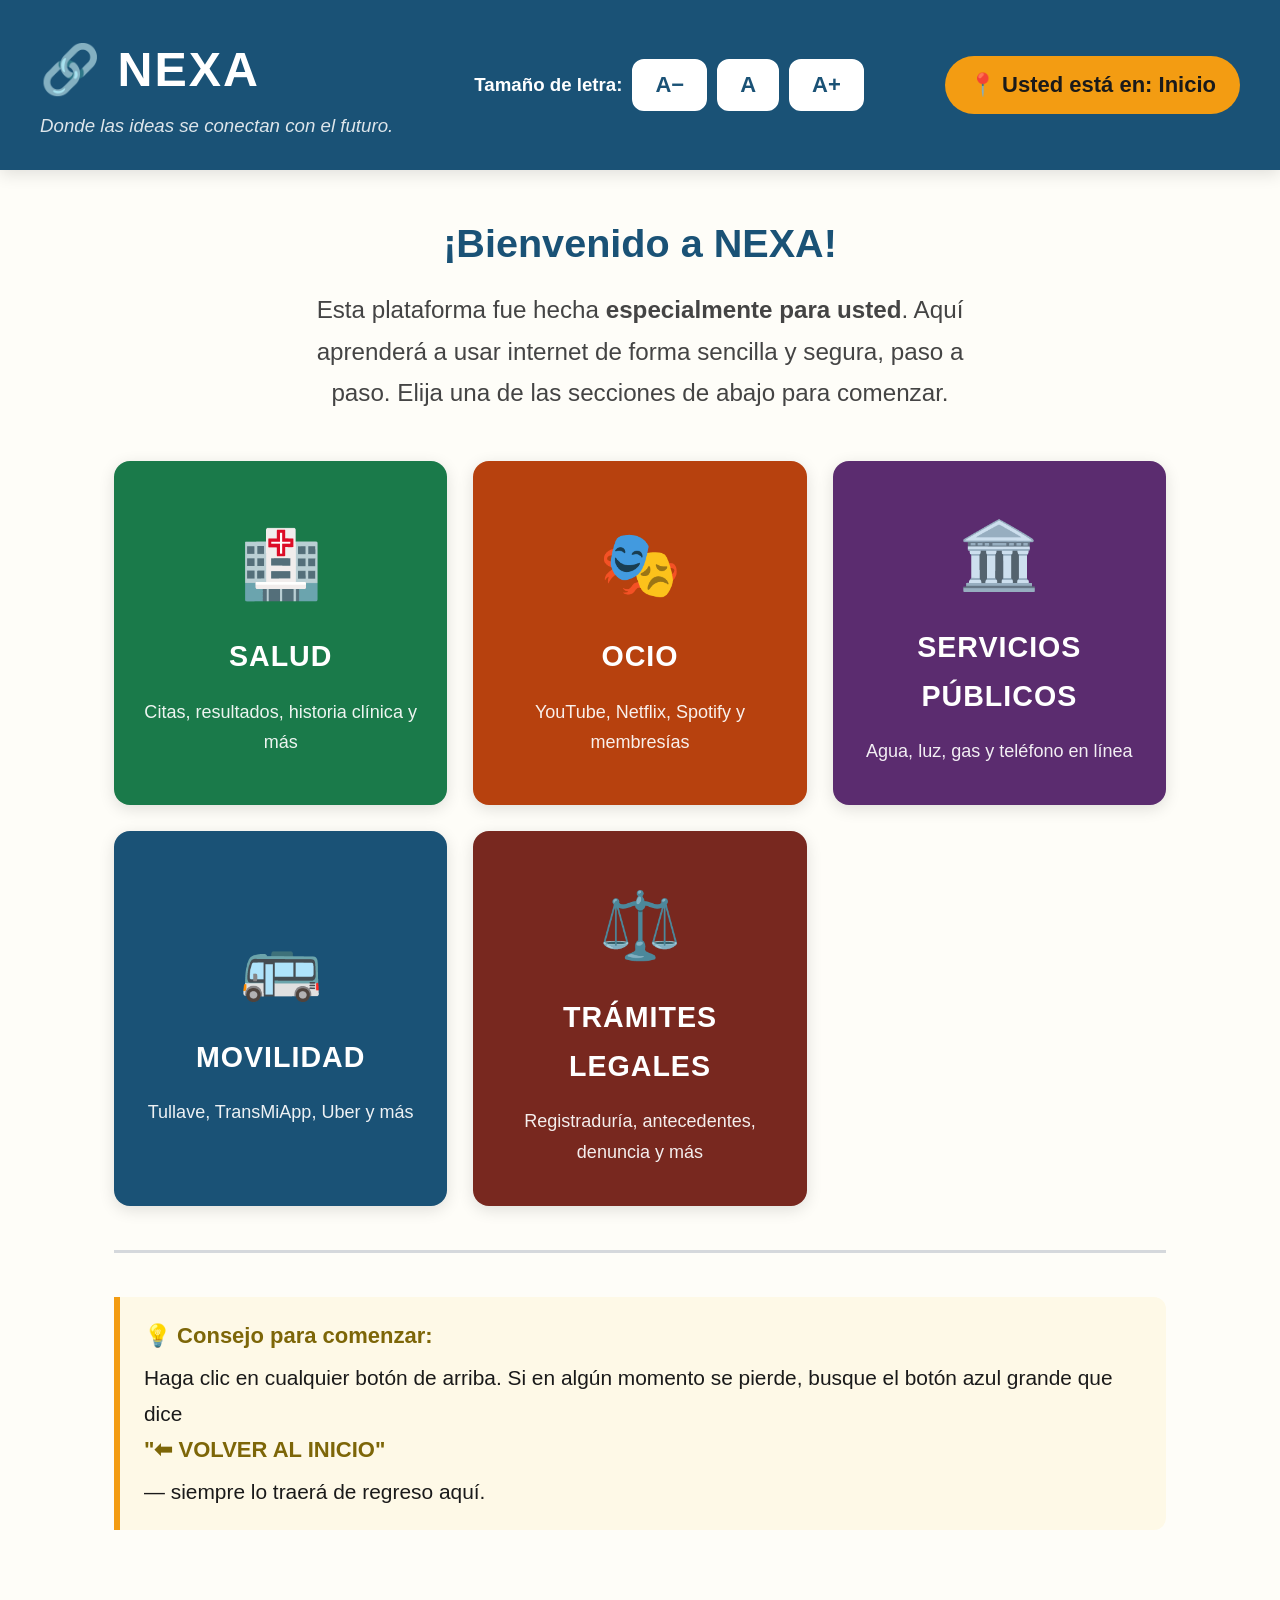
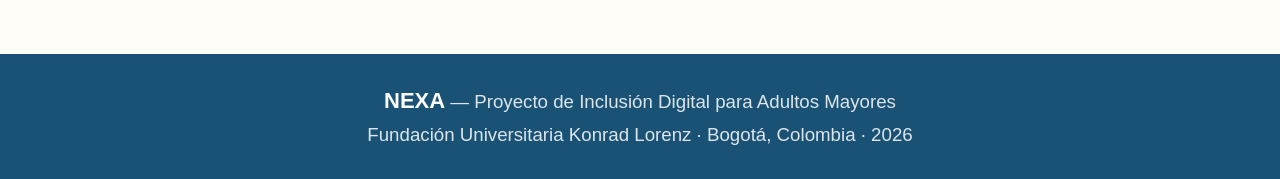
<file: index.html>
<!DOCTYPE html>
<html lang="es">
<head>
  <meta charset="UTF-8" />
  <meta name="viewport" content="width=device-width, initial-scale=1.0" />
  <title>NEXA — Plataforma Digital para Adultos Mayores</title>
  <link rel="stylesheet" href="styles.css" />
</head>
<body>

  <!-- ===== CABECERA PRINCIPAL ===== -->
  <header class="cabecera">
    <div class="cabecera-logo">
      <div>
        <h1>🔗 NEXA</h1>
        <p class="slogan">Donde las ideas se conectan con el futuro.</p>
      </div>
    </div>

    <!-- Botones para cambiar el tamaño de la letra -->
    <div class="controles-accesibilidad">
      <span style="color:white; font-size:0.85rem; font-weight:600;">Tamaño de letra:</span>
      <button class="btn-tamanio" onclick="cambiarTamanio(-1)" aria-label="Reducir tamaño de letra">A−</button>
      <button class="btn-tamanio" onclick="cambiarTamanio(0)"  aria-label="Restablecer tamaño de letra">A</button>
      <button class="btn-tamanio" onclick="cambiarTamanio(1)"  aria-label="Aumentar tamaño de letra">A+</button>
    </div>

    <!-- Indicador de posición — siempre visible -->
    <div class="indicador-posicion" aria-current="page">
      📍 Usted está en: Inicio
    </div>
  </header>

  <!-- ===== CONTENIDO PRINCIPAL ===== -->
  <main class="contenedor">

    <section class="bienvenida">
      <h2>¡Bienvenido a NEXA!</h2>
      <p>
        Esta plataforma fue hecha <strong>especialmente para usted</strong>.
        Aquí aprenderá a usar internet de forma sencilla y segura, paso a paso.
        Elija una de las secciones de abajo para comenzar.
      </p>
    </section>

    <!-- GRID DE 5 SECCIONES PRINCIPALES -->
    <nav aria-label="Secciones principales">
      <div class="grid-secciones">

        <!-- 1. SALUD -->
        <a href="salud.html" class="tarjeta-seccion tarjeta-salud" aria-label="Ir a Salud">
          <span class="icono" aria-hidden="true">🏥</span>
          <span class="titulo-seccion">SALUD</span>
          <span class="desc-seccion">Citas, resultados, historia clínica y más</span>
        </a>

        <!-- 2. OCIO -->
        <a href="ocio.html" class="tarjeta-seccion tarjeta-ocio" aria-label="Ir a Ocio">
          <span class="icono" aria-hidden="true">🎭</span>
          <span class="titulo-seccion">OCIO</span>
          <span class="desc-seccion">YouTube, Netflix, Spotify y membresías</span>
        </a>

        <!-- 3. SERVICIOS PÚBLICOS -->
        <a href="servicios.html" class="tarjeta-seccion tarjeta-servicios" aria-label="Ir a Servicios Públicos">
          <span class="icono" aria-hidden="true">🏛️</span>
          <span class="titulo-seccion">SERVICIOS PÚBLICOS</span>
          <span class="desc-seccion">Agua, luz, gas y teléfono en línea</span>
        </a>

        <!-- 4. MOVILIDAD -->
        <a href="movilidad.html" class="tarjeta-seccion tarjeta-movilidad" aria-label="Ir a Movilidad">
          <span class="icono" aria-hidden="true">🚌</span>
          <span class="titulo-seccion">MOVILIDAD</span>
          <span class="desc-seccion">Tullave, TransMiApp, Uber y más</span>
        </a>

        <!-- 5. TRÁMITES LEGALES -->
        <a href="tramites.html" class="tarjeta-seccion tarjeta-tramites" aria-label="Ir a Trámites Legales">
          <span class="icono" aria-hidden="true">⚖️</span>
          <span class="titulo-seccion">TRÁMITES LEGALES</span>
          <span class="desc-seccion">Registraduría, antecedentes, denuncia y más</span>
        </a>

      </div>
    </nav>

    <hr class="separador" />

    <div class="aviso-consejo">
      <strong>💡 Consejo para comenzar:</strong>
      Haga clic en cualquier botón de arriba. Si en algún momento se pierde,
      busque el botón azul grande que dice <strong>"⬅ VOLVER AL INICIO"</strong> —
      siempre lo traerá de regreso aquí.
    </div>

  </main>

  <!-- ===== PIE DE PÁGINA ===== -->
  <footer class="pie-pagina">
    <strong>NEXA</strong> — Proyecto de Inclusión Digital para Adultos Mayores<br />
    Fundación Universitaria Konrad Lorenz · Bogotá, Colombia · 2026
  </footer>

  <!-- ===== JAVASCRIPT — Tamaño de Letra ===== -->
  <script>
    let tamanioActual = 22;
    const TAMANIO_MIN = 18;
    const TAMANIO_MAX = 34;

    function cambiarTamanio(direccion) {
      if (direccion === 0) {
        tamanioActual = 22; // Restablecer al valor por defecto
      } else {
        tamanioActual += direccion * 2;
        if (tamanioActual < TAMANIO_MIN) tamanioActual = TAMANIO_MIN;
        if (tamanioActual > TAMANIO_MAX) tamanioActual = TAMANIO_MAX;
      }
      document.documentElement.style.fontSize = tamanioActual + 'px';
      localStorage.setItem('nexa-tamanio-fuente', tamanioActual);
    }

    // Recuperar preferencia guardada al cargar la página
    window.addEventListener('DOMContentLoaded', function () {
      const guardado = localStorage.getItem('nexa-tamanio-fuente');
      if (guardado) {
        tamanioActual = parseInt(guardado);
        document.documentElement.style.fontSize = tamanioActual + 'px';
      }
    });
  </script>

</body>
</html>
</file>
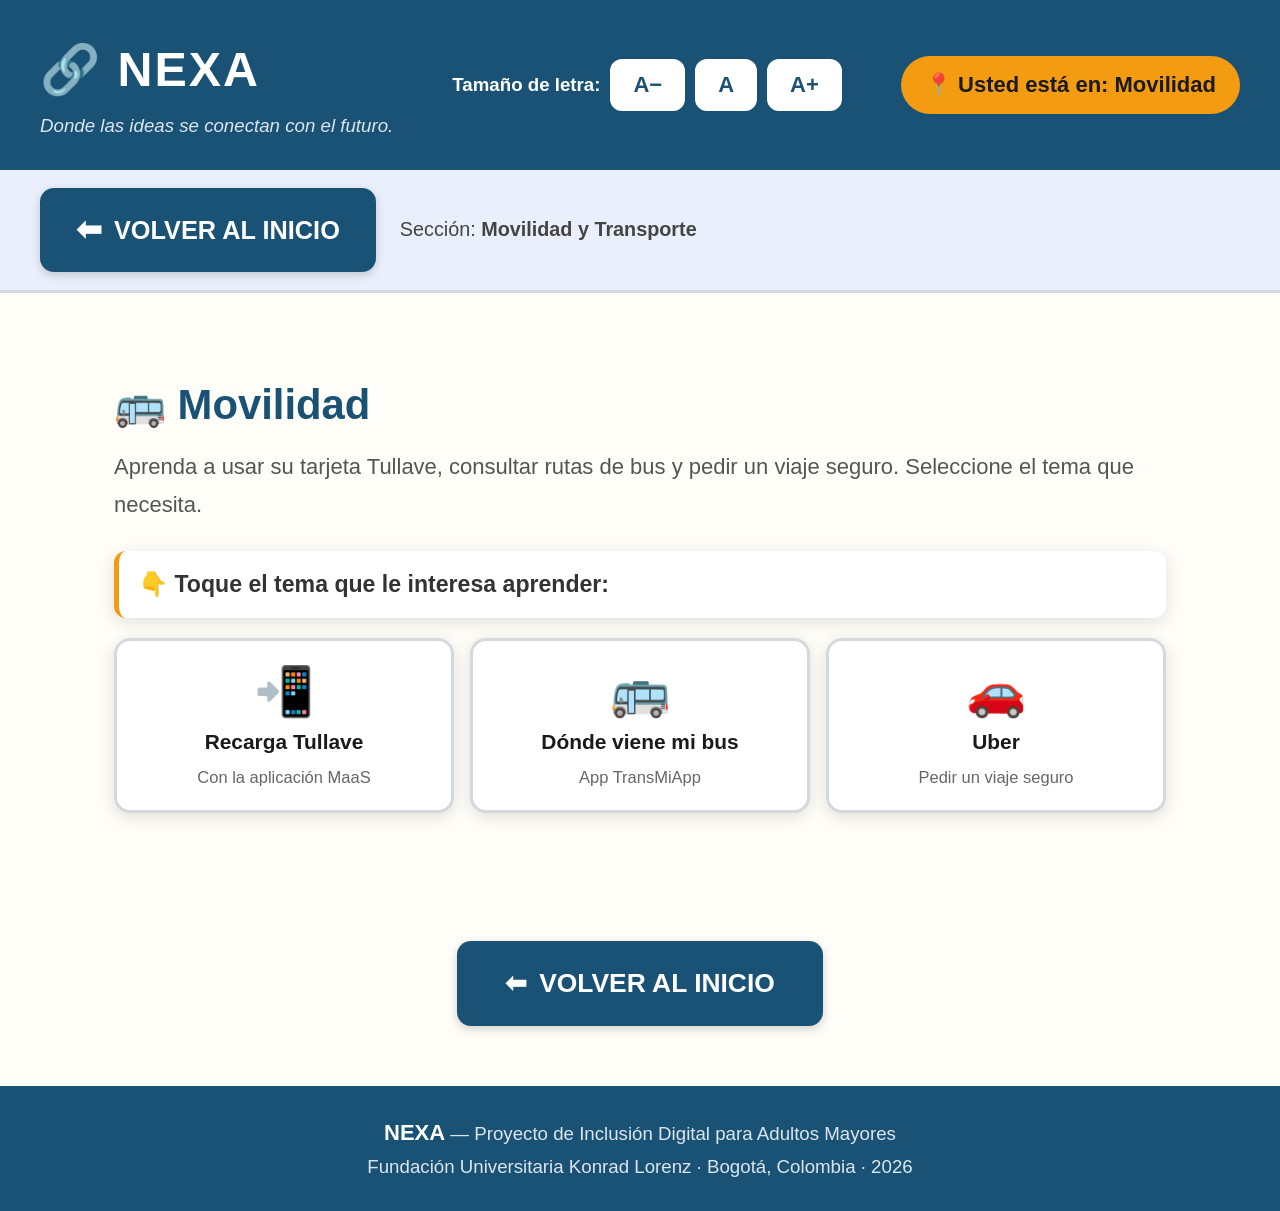
<file: movilidad.html>
<!DOCTYPE html>
<html lang="es">

<head>
  <meta charset="UTF-8" />
  <meta name="viewport" content="width=device-width, initial-scale=1.0" />
  <title>NEXA — Movilidad</title>
  <link rel="stylesheet" href="styles.css" />
</head>

<body>

  <header class="cabecera">
    <div class="cabecera-logo">
      <div>
        <h1>🔗 NEXA</h1>
        <p class="slogan">Donde las ideas se conectan con el futuro.</p>
      </div>
    </div>
    <div class="controles-accesibilidad">
      <span style="color:white;font-size:0.85rem;font-weight:600;">Tamaño de letra:</span>
      <button class="btn-tamanio" onclick="cambiarTamanio(-1)">A−</button>
      <button class="btn-tamanio" onclick="cambiarTamanio(0)">A</button>
      <button class="btn-tamanio" onclick="cambiarTamanio(1)">A+</button>
    </div>
    <div class="indicador-posicion">📍 Usted está en: Movilidad</div>
  </header>

  <nav class="barra-navegacion">
    <a href="index.html" class="btn-volver"><span class="flecha">⬅</span> VOLVER AL INICIO</a>
    <span style="font-size:0.9rem;color:#444;">Sección: <strong>Movilidad y Transporte</strong></span>
  </nav>

  <main class="contenedor seccion-movilidad">

    <h2 class="titulo-pagina">🚌 Movilidad</h2>
    <p class="subtitulo-pagina">Aprenda a usar su tarjeta Tullave, consultar rutas de bus y pedir un viaje seguro.
      Seleccione el tema que necesita.</p>

    <!-- ============================================================
         CUADRÍCULA DE OPCIONES DE MOVILIDAD
         ============================================================ -->
    <p class="instruccion-selector">👇 Toque el tema que le interesa aprender:</p>

    <div class="grid-opciones">

      <!--
      <button class="btn-opcion" onclick="seleccionarOpcion('panel-tullave-web', this)">
        <span class="icono-opcion">💳</span>
        <span class="nombre-opcion">Tarjeta Tullave</span>
        <span class="tarea-opcion">Personalización por la página web</span>
      </button>
      -->

      <button class="btn-opcion" onclick="seleccionarOpcion('panel-tullave-app', this)">
        <span class="icono-opcion">📲</span>
        <span class="nombre-opcion">Recarga Tullave</span>
        <span class="tarea-opcion">Con la aplicación MaaS</span>
      </button>

      <button class="btn-opcion" onclick="seleccionarOpcion('panel-transmiapp', this)">
        <span class="icono-opcion">🚌</span>
        <span class="nombre-opcion">Dónde viene mi bus</span>
        <span class="tarea-opcion">App TransMiApp</span>
      </button>

      <button class="btn-opcion" onclick="seleccionarOpcion('panel-uber', this)">
        <span class="icono-opcion">🚗</span>
        <span class="nombre-opcion">Uber</span>
        <span class="tarea-opcion">Pedir un viaje seguro</span>
      </button>

    </div>


    <!-- ========================
         PANEL 1 — TULLAVE WEB
         Tarea: Personalización web de la tarjeta
         ======================== -->
    <div id="panel-tullave-web" class="panel-contenido">

      <div class="panel-encabezado">
        <span class="panel-icono">💳</span>
        <div>
          <h3>Tarjeta Tullave — Personalización Web</h3>
          <p class="panel-subtitulo">Tarea: Registrar y personalizar su tarjeta Tullave en la página web</p>
        </div>
      </div>

      <div class="aviso-antes">
        <strong>✅ Antes de comenzar, tenga listo:</strong>
        <ul>
          <li>Su tarjeta Tullave física en la mano (necesita el número que está al respaldo)</li>
          <li>Su número de cédula de ciudadanía</li>
          <li>Un correo electrónico activo al que tenga acceso</li>
          <li>Una contraseña nueva que quiera usar para su cuenta Tullave (anótela en un papel)</li>
        </ul>
      </div>

      <!-- VIDEO — Reemplace CODIGO_VIDEO_TULLAVE_WEB por el ID real del tutorial -->
      <div class="seccion-video">
        <h4>▶ Video tutorial: Registrar la tarjeta Tullave en la web</h4>
        <p class="video-descripcion">Si personaliza su tarjeta, si la pierde podrá recuperar el saldo. ¡Vale la pena
          hacerlo!</p>
        <a href="https://www.youtube.com/watch?v=CODIGO_VIDEO_TULLAVE_WEB" target="_blank" rel="noopener"
          class="video-link-bloque" aria-label="Ver video en YouTube">
          <span class="play-icono" aria-hidden="true">▶️</span>
          <div class="play-texto">
            <strong>Ver video en YouTube</strong>
            <span>Toque aquí — el video se abre en una nueva pestaña</span>
          </div>
        </a>
      </div>

      <!-- INFOGRAFÍA — Reemplace por: <img src="imagenes/infografia-tullave-web.png" alt="..." /> -->
      <div class="seccion-infografia">
        <h4>🖼 Infografía: Beneficios de personalizar su tarjeta Tullave</h4>
        <div class="contenedor-infografia">
          <div class="imagen-placeholder">
            <span class="icono-placeholder">💳</span>
            <p><strong>Aquí va la infografía de Tullave Web</strong></p>
            <p style="font-size:0.8rem;color:#555;">Guárdela como: <code>imagenes/infografia-tullave-web.png</code></p>
          </div>
          <p class="infografia-pie">Infografía: Personalización Tullave — Portal Web</p>
        </div>
      </div>

      <div class="seccion-tutorial">
        <h4>📋 Pasos para personalizar su tarjeta Tullave en la página web</h4>
        <ol class="lista-pasos movilidad">
          <li>
            <div>
              <strong>Abra el navegador y vaya a tullave.gov.co.</strong>
              Escriba la dirección en la barra de arriba y presione Enter.
            </div>
          </li>
          <li>
            <div>
              <strong>Busque el botón "Regístrese" o "Crear cuenta".</strong>
              Está en la parte superior de la página. Haga clic en esa opción.
            </div>
          </li>
          <li>
            <div>
              <strong>Complete el formulario con sus datos personales.</strong>
              Ingrese su nombre completo, número de cédula, correo electrónico y una contraseña.
            </div>
          </li>
          <li>
            <div>
              <strong>Ingrese el número de su tarjeta Tullave.</strong>
              Está al respaldo de la tarjeta, generalmente en la parte inferior. Escríbalo sin espacios.
            </div>
          </li>
          <li>
            <div>
              <strong>Verifique su correo electrónico para activar la cuenta.</strong>
              Recibirá un mensaje de Tullave. Ábralo y haga clic en el enlace de activación.
            </div>
          </li>
          <li>
            <div>
              <strong>Ingrese a su cuenta con su correo y contraseña.</strong>
              Ahora podrá ver el saldo de su tarjeta y el historial de viajes.
            </div>
          </li>
        </ol>
        <div class="aviso-despues">
          <strong>📌 Después de terminar, recuerde:</strong>
          <ul>
            <li>Anote en un papel su correo y contraseña de Tullave y guárdelo en un lugar seguro</li>
            <li>Si pierde su tarjeta, ingrese al portal y bloquéela para proteger su saldo</li>
            <li>Para ayuda, llame a la línea de Transmilenio: 601 429 1000</li>
          </ul>
        </div>
      </div>
    </div><!-- fin panel-tullave-web -->


    <!-- ========================
         PANEL 2 — RECARGA TULLAVE APP MAAS
         Tarea: Recargar la tarjeta con la app
         ======================== -->
    <div id="panel-tullave-app" class="panel-contenido">

      <div class="panel-encabezado">
        <span class="panel-icono">📲</span>
        <div>
          <h3>Recarga Tullave con la App MaaS</h3>
          <p class="panel-subtitulo">Tarea: Recargar su tarjeta Tullave desde su celular con la aplicación MaaS</p>
        </div>
      </div>

      <div class="aviso-antes">
        <strong>✅ Antes de comenzar, tenga listo:</strong>
        <ul>
          <li>La aplicación "MaaS Bogotá" instalada en su celular (búsquela gratis en la tienda de aplicaciones)</li>
          <li>Su tarjeta Tullave personalizada (debe estar registrada en el portal web primero)</li>
          <li>Los datos de su tarjeta débito o crédito para pagar la recarga</li>
          <li>Saber cuánto dinero quiere recargar (mínimo consultar antes el saldo actual)</li>
        </ul>
      </div>

      <!-- VIDEO — Reemplace CODIGO_VIDEO_MAAS por el ID real del tutorial -->
      <div class="seccion-video">
        <h4>▶ Video tutorial: Recargar Tullave con la app MaaS</h4>
        <p class="video-descripcion">Le mostramos cómo recargar su tarjeta sin salir de casa, de forma rápida y segura.
        </p>
        <a href="https://youtu.be/P2kPEEUyJ04?si=r1vDSo9xJo564v3t" target="_blank" rel="noopener"
          class="video-link-bloque" aria-label="Ver video en YouTube">
          <span class="play-icono" aria-hidden="true">▶️</span>
          <div class="play-texto">
            <strong>Ver video en YouTube</strong>
            <span>Toque aquí — el video se abre en una nueva pestaña</span>
          </div>
        </a>
      </div>

      <!-- INFOGRAFÍA — Reemplace por: <img src="imagenes/infografia-maas.png" alt="..." /> -->
      <div class="seccion-infografia">
        <h4>🖼 Infografía: Cómo funciona la recarga virtual Tullave parte 1</h4>
        <div class="contenedor-infografia">
          <div class="imagen-placeholder">
            <img src="imagenes/infografia-maas1.png" alt="Infografía recarga virtual Tullave 1"
              class="imagen-infografia" />
            <p class="infografia-pie">Infografía: Recarga Tullave con App MaaS</p>
          </div>
        </div>
      </div>

      <div class="seccion-infografia">
        <h4>🖼 Infografía: Cómo funciona la recarga virtual Tullave parte 2</h4>
        <div class="contenedor-infografia">
          <div class="imagen-placeholder">
            <img src="imagenes/infografia-maas2.png" alt="Infografía recarga virtual Tullave 2"
              class="imagen-infografia" />
            <p class="infografia-pie">Infografía: Recarga Tullave con App MaaS</p>
          </div>
        </div>
      </div>

      <div class="seccion-tutorial">
        <h4>📋 Pasos para recargar su Tullave con la app MaaS</h4>
        <ol class="lista-pasos movilidad">
          <li>
            <div>
              <strong>Abra la aplicación "MaaS Bogotá" en su celular.</strong>
              Búsquela entre sus aplicaciones. Si no la tiene, descárguela gratis desde Play Store (Android) o App Store
              (iPhone).
            </div>
          </li>
          <li>
            <div>
              <strong>Ingrese con su correo y contraseña de Tullave.</strong>
              Son los mismos datos que usó para registrar su tarjeta en la página web.
            </div>
          </li>
          <li>
            <div>
              <strong>Seleccione la opción "Recargar tarjeta" o "Añadir saldo".</strong>
              Está en el menú principal de la aplicación.
            </div>
          </li>
          <li>
            <div>
              <strong>Ingrese el valor que desea recargar.</strong>
              Escriba el monto (por ejemplo: $20.000) y toque "Continuar".
            </div>
          </li>
          <li>
            <div>
              <strong>Seleccione la forma de pago.</strong>
              Puede pagar con tarjeta débito o crédito. Ingrese los datos de su tarjeta.
            </div>
          </li>
          <li>
            <div>
              <strong>Confirme el pago y espere la confirmación.</strong>
              El saldo se verá reflejado en su tarjeta Tullave la próxima vez que pase por el torniquete del bus.
            </div>
          </li>
        </ol>
        <div class="aviso-despues">
          <strong>📌 Después de terminar, recuerde:</strong>
          <ul>
            <li>Tome captura de pantalla del comprobante de recarga</li>
            <li>El saldo puede tardar unos minutos en aparecer en su tarjeta física</li>
            <li>Si el saldo no se refleja después de 24 horas, llame a Transmilenio: 601 429 1000</li>
          </ul>
        </div>
      </div>
    </div><!-- fin panel-tullave-app -->


    <!-- ========================
         PANEL 3 — TRANSMIAPP
         Tarea: Consultar dónde viene el bus
         ======================== -->
    <div id="panel-transmiapp" class="panel-contenido">

      <div class="panel-encabezado">
        <span class="panel-icono">🚌</span>
        <div>
          <h3>Dónde Viene Mi Bus — TransMiApp</h3>
          <p class="panel-subtitulo">Tarea: Consultar en tiempo real cuándo llegará su bus</p>
        </div>
      </div>

      <div class="aviso-antes">
        <strong>✅ Antes de comenzar, tenga listo:</strong>
        <ul>
          <li>La aplicación "TransMiApp" instalada en su celular (es gratis en la tienda de apps)</li>
          <li>Activar la ubicación (GPS) de su celular para que la app sepa dónde está usted</li>
          <li>Saber el nombre o número de la ruta de bus que necesita</li>
          <li>Conexión a internet (WiFi o datos del celular)</li>
        </ul>
      </div>

      <!-- VIDEO — Reemplace CODIGO_VIDEO_TRANSMIAPP por el ID real del tutorial -->
      <div class="seccion-video">
        <h4>▶ Video tutorial: Cómo usar TransMiApp para saber dónde viene el bus</h4>
        <p class="video-descripcion">Ya no tiene que esperar parado sin saber cuándo llega el bus. ¡La app se lo dice!
        </p>
        <a href="https://youtu.be/_s0YDXeU0jc?si=GN_ndVFOHzrmgCRL" target="_blank" rel="noopener"
          class="video-link-bloque" aria-label="Ver video en YouTube">
          <span class="play-icono" aria-hidden="true">▶️</span>
          <div class="play-texto">
            <strong>Ver video en YouTube</strong>
            <span>Toque aquí — el video se abre en una nueva pestaña</span>
          </div>
        </a>
      </div>

      <!-- INFOGRAFÍA — Reemplace por: <img src="imagenes/infografia-transmiapp.png" alt="..." /> -->
      <div class="seccion-infografia">
        <h4>🖼 Infografía: Cómo leer la pantalla de TransMiApp</h4>
        <div class="contenedor-infografia">
          <div class="imagen-placeholder">
            <img src="imagenes/infografia-transmiapp.png" alt="Infografía recarga virtual Tullave 1"
              class="imagen-infografia" />
          </div>
          <p class="infografia-pie">Infografía: Pantalla de TransMiApp explicada</p>
        </div>
      </div>

      <div class="seccion-tutorial">
        <h4>📋 Pasos para consultar dónde viene su bus en TransMiApp</h4>
        <ol class="lista-pasos movilidad">
          <li>
            <div>
              <strong>Abra la aplicación TransMiApp en su celular.</strong>
              Búsquela entre sus apps. Tiene el ícono de un bus rojo. Si no la tiene, descárguela gratis.
            </div>
          </li>
          <li>
            <div>
              <strong>Permita que la app acceda a su ubicación cuando se lo pida.</strong>
              Toque "Permitir" para que la app sepa en qué parada o calle está usted.
            </div>
          </li>
          <li>
            <div>
              <strong>En el mapa que aparece, verá las paradas cercanas marcadas.</strong>
              Toque la parada donde usted está esperando el bus.
            </div>
          </li>
          <li>
            <div>
              <strong>Verá la lista de rutas que pasan por esa parada.</strong>
              Busque el número o nombre de la ruta que necesita y tóquela.
            </div>
          </li>
          <li>
            <div>
              <strong>La app le mostrará en cuántos minutos llega el próximo bus.</strong>
              Por ejemplo: "Bus en 4 minutos" o "2 buses próximos". Así sabe si puede esperar o caminar.
            </div>
          </li>
          <li>
            <div>
              <strong>También puede buscar rutas si no sabe cuál tomar.</strong>
              Toque el ícono de lupa 🔍 y escriba su destino. La app le sugerirá las rutas posibles.
            </div>
          </li>
        </ol>
        <div class="aviso-despues">
          <strong>📌 Después de terminar, recuerde:</strong>
          <ul>
            <li>La app funciona mejor con WiFi o con datos del celular activados</li>
            <li>Los tiempos de llegada son aproximados y pueden variar por el tráfico</li>
            <li>También puede llamar a la línea de Transmilenio para consultar rutas: 601 429 1000</li>
          </ul>
        </div>
      </div>
    </div><!-- fin panel-transmiapp -->


    <!-- ========================
         PANEL 4 — UBER
         Tarea: Pedir un viaje seguro
         ======================== -->
    <div id="panel-uber" class="panel-contenido">

      <div class="panel-encabezado">
        <span class="panel-icono">🚗</span>
        <div>
          <h3>Uber</h3>
          <p class="panel-subtitulo">Tarea: Pedir un viaje seguro desde su celular</p>
        </div>
      </div>

      <div class="aviso-antes">
        <strong>✅ Antes de comenzar, tenga listo:</strong>
        <ul>
          <li>La aplicación "Uber" instalada en su celular (gratis en la tienda de apps)</li>
          <li>Una cuenta de Uber creada con su correo electrónico y número de celular</li>
          <li>Su tarjeta débito o crédito registrada en la app para pagar (o pague en efectivo)</li>
          <li>Saber la dirección exacta a donde quiere ir</li>
        </ul>
      </div>

      <!-- VIDEO — Reemplace CODIGO_VIDEO_UBER por el ID real del tutorial -->
      <div class="seccion-video">
        <h4>▶ Video tutorial: Cómo pedir un Uber de forma segura</h4>
        <p class="video-descripcion">Le enseñamos a pedir el carro, verificar que sea el correcto y pagar sin
          complicaciones.</p>
        <a href="https://youtu.be/ap5Khivqs04?si=BoUmBf3sjL8YuaQQ" target="_blank" rel="noopener"
          class="video-link-bloque" aria-label="Ver video en YouTube">
          <span class="play-icono" aria-hidden="true">▶️</span>
          <div class="play-texto">
            <strong>Ver video en YouTube</strong>
            <span>Toque aquí — el video se abre en una nueva pestaña</span>
          </div>
        </a>
      </div>

      <!-- INFOGRAFÍA — Reemplace por: <img src="imagenes/infografia-uber.png" alt="..." /> -->
      <div class="seccion-infografia">
        <h4>🖼 Infografía: Cómo verificar que el carro sea el correcto</h4>
        <div class="contenedor-infografia">
          <div class="imagen-placeholder">
            <img src="imagenes/infografia-uber.png" alt="Infografía recarga virtual Tullave 2"
            class="imagen-infografia" />
          </div>
          <p class="infografia-pie">Infografía: Seguridad al usar Uber</p>
        </div>
      </div>

      <div class="seccion-tutorial">
        <h4>📋 Pasos para pedir un viaje seguro con Uber</h4>
        <ol class="lista-pasos movilidad">
          <li>
            <div>
              <strong>Abra la aplicación Uber en su celular.</strong>
              Toque el ícono negro con una U. Ingrese con su correo y contraseña si se lo pide.
            </div>
          </li>
          <li>
            <div>
              <strong>En el espacio "¿A dónde vas?", escriba su destino.</strong>
              Escriba la dirección completa o el nombre del lugar (ej: "Clínica Marly, Bogotá"). Selecciónelo de la
              lista.
            </div>
          </li>
          <li>
            <div>
              <strong>Elija el tipo de viaje según su presupuesto.</strong>
              Verá opciones como "UberX" (económico) o "Comfort" (más amplio). Toque la que prefiera y luego
              "Confirmar".
            </div>
          </li>
          <li>
            <div>
              <strong>Espere mientras el sistema encuentra un conductor cercano.</strong>
              Verá en el mapa cómo el carro se acerca. La app le dice el nombre del conductor y el tiempo de llegada.
            </div>
          </li>
          <li>
            <div>
              <strong>Cuando llegue el carro, verifique que sea el correcto ANTES de subir.</strong>
              Revise: la placa del carro (igual a la que muestra la app), el nombre del conductor y la foto.
            </div>
          </li>
          <li>
            <div>
              <strong>Al llegar a su destino, revise el cobro y pague según el método configurado.</strong>
              Si configuró tarjeta, el cobro es automático. Si eligió efectivo, pague el monto exacto que muestra la
              app.
            </div>
          </li>
          <li>
            <div>
              <strong>Califique el viaje tocando las estrellas al final.</strong>
              Esto ayuda a mantener la calidad del servicio. Puede hacerlo o saltarlo.
            </div>
          </li>
        </ol>
        <div class="aviso-despues">
          <strong>📌 Después de terminar, recuerde:</strong>
          <ul>
            <li>Nunca suba a un carro cuya placa no coincida con la que muestra la aplicación</li>
            <li>Comparta su viaje con un familiar: en la app hay una opción "Compartir viaje" que envía su ruta en
              tiempo real</li>
            <li>Si tiene algún problema durante el viaje, llame al 123 (emergencias) o al número de un familiar</li>
          </ul>
        </div>
      </div>
    </div><!-- fin panel-uber -->

  </main>

  <div class="bloque-volver-final">
    <a href="index.html" class="btn-volver-final"><span>⬅</span> VOLVER AL INICIO</a>
  </div>

  <footer class="pie-pagina">
    <strong>NEXA</strong> — Proyecto de Inclusión Digital para Adultos Mayores<br />
    Fundación Universitaria Konrad Lorenz · Bogotá, Colombia · 2026
  </footer>

  <script>
    let tamanioActual = 22;
    const TAMANIO_MIN = 18, TAMANIO_MAX = 34;
    function cambiarTamanio(d) {
      tamanioActual = d === 0 ? 22 : Math.min(TAMANIO_MAX, Math.max(TAMANIO_MIN, tamanioActual + d * 2));
      document.documentElement.style.fontSize = tamanioActual + 'px';
      localStorage.setItem('nexa-tamanio-fuente', tamanioActual);
    }
    function seleccionarOpcion(idPanel, btn) {
      document.querySelectorAll('.panel-contenido').forEach(p => p.classList.remove('visible'));
      document.querySelectorAll('.btn-opcion').forEach(b => b.classList.remove('activo'));
      document.getElementById(idPanel).classList.add('visible');
      btn.classList.add('activo');
      document.getElementById(idPanel).scrollIntoView({ behavior: 'smooth', block: 'start' });
    }
    window.addEventListener('DOMContentLoaded', function () {
      const g = localStorage.getItem('nexa-tamanio-fuente');
      if (g) { tamanioActual = parseInt(g); document.documentElement.style.fontSize = tamanioActual + 'px'; }
    });
  </script>

</body>

</html>
</file>
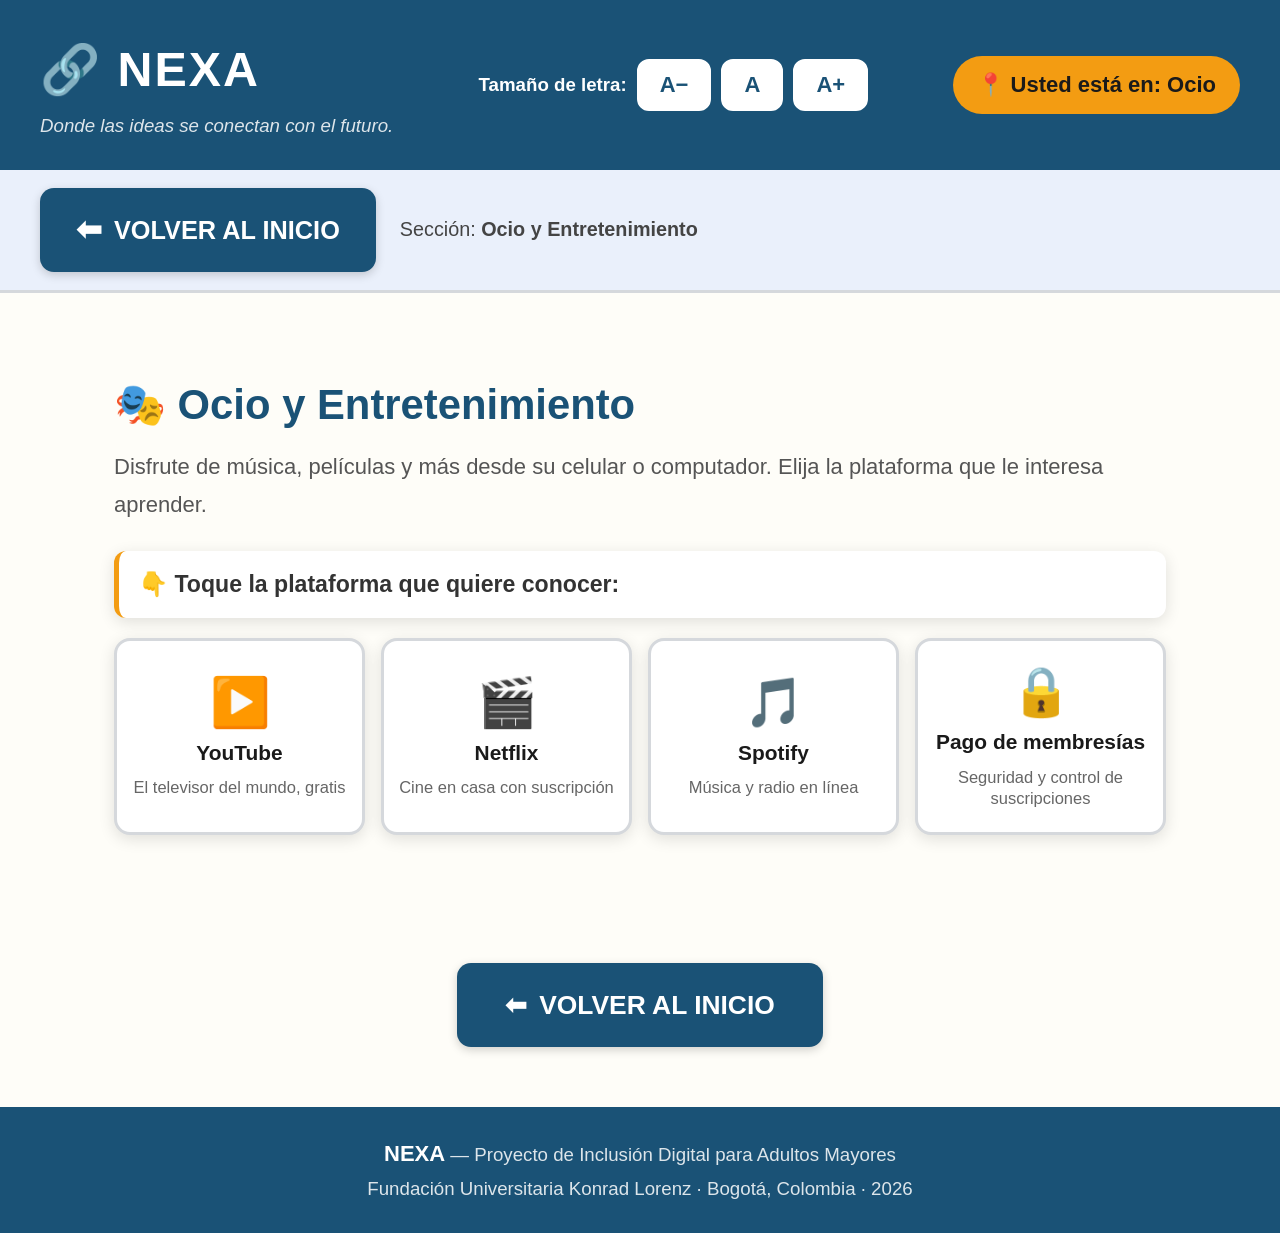
<file: ocio.html>
<!DOCTYPE html>
<html lang="es">
<head>
  <meta charset="UTF-8" />
  <meta name="viewport" content="width=device-width, initial-scale=1.0" />
  <title>NEXA — Ocio</title>
  <link rel="stylesheet" href="styles.css" />
</head>
<body>

  <header class="cabecera">
    <div class="cabecera-logo">
      <div><h1>🔗 NEXA</h1><p class="slogan">Donde las ideas se conectan con el futuro.</p></div>
    </div>
    <div class="controles-accesibilidad">
      <span style="color:white;font-size:0.85rem;font-weight:600;">Tamaño de letra:</span>
      <button class="btn-tamanio" onclick="cambiarTamanio(-1)">A−</button>
      <button class="btn-tamanio" onclick="cambiarTamanio(0)">A</button>
      <button class="btn-tamanio" onclick="cambiarTamanio(1)">A+</button>
    </div>
    <div class="indicador-posicion">📍 Usted está en: Ocio</div>
  </header>

  <nav class="barra-navegacion">
    <a href="index.html" class="btn-volver"><span class="flecha">⬅</span> VOLVER AL INICIO</a>
    <span style="font-size:0.9rem;color:#444;">Sección: <strong>Ocio y Entretenimiento</strong></span>
  </nav>

  <main class="contenedor seccion-ocio">

    <h2 class="titulo-pagina">🎭 Ocio y Entretenimiento</h2>
    <p class="subtitulo-pagina">Disfrute de música, películas y más desde su celular o computador. Elija la plataforma que le interesa aprender.</p>

    <!-- ============================================================
         CUADRÍCULA DE OPCIONES DE OCIO
         Para agregar una plataforma nueva: copie un btn-opcion
         ============================================================ -->
    <p class="instruccion-selector">👇 Toque la plataforma que quiere conocer:</p>

    <div class="grid-opciones">

      <button class="btn-opcion" onclick="seleccionarOpcion('panel-youtube', this)">
        <span class="icono-opcion">▶️</span>
        <span class="nombre-opcion">YouTube</span>
        <span class="tarea-opcion">El televisor del mundo, gratis</span>
      </button>

      <button class="btn-opcion" onclick="seleccionarOpcion('panel-netflix', this)">
        <span class="icono-opcion">🎬</span>
        <span class="nombre-opcion">Netflix</span>
        <span class="tarea-opcion">Cine en casa con suscripción</span>
      </button>

      <button class="btn-opcion" onclick="seleccionarOpcion('panel-spotify', this)">
        <span class="icono-opcion">🎵</span>
        <span class="nombre-opcion">Spotify</span>
        <span class="tarea-opcion">Música y radio en línea</span>
      </button>

      <button class="btn-opcion" onclick="seleccionarOpcion('panel-membresias', this)">
        <span class="icono-opcion">🔒</span>
        <span class="nombre-opcion">Pago de membresías</span>
        <span class="tarea-opcion">Seguridad y control de suscripciones</span>
      </button>

    </div>


    <!-- ========================
         PANEL 1 — YOUTUBE
         Tarea: Usar YouTube para ver videos gratis
         ======================== -->
    <div id="panel-youtube" class="panel-contenido">

      <div class="panel-encabezado">
        <span class="panel-icono">▶️</span>
        <div>
          <h3>YouTube</h3>
          <p class="panel-subtitulo">El televisor del mundo — miles de videos completamente gratis</p>
        </div>
      </div>

      <div class="aviso-antes">
        <strong>✅ Antes de comenzar, tenga listo:</strong>
        <ul>
          <li>Su celular o computador con conexión a internet (WiFi o datos)</li>
          <li>El nombre de una canción, artista, programa o tema que le guste buscar</li>
          <li>No necesita crear una cuenta para ver videos — es completamente gratis</li>
          <li>Si quiere guardar videos favoritos, puede crear una cuenta de Google (opcional)</li>
        </ul>
      </div>

      <!-- VIDEO — Reemplace CODIGO_VIDEO_YOUTUBE por el ID real del tutorial -->
      <div class="seccion-video">
        <h4>▶ Video tutorial: Cómo usar YouTube desde cero</h4>
        <p class="video-descripcion">Le mostramos cómo buscar videos, subir el volumen y encontrar su música favorita.</p>
        <a href="https://youtu.be/VJy33QmW8kI" target="_blank" rel="noopener" class="video-link-bloque" aria-label="Ver video en YouTube">
          <span class="play-icono" aria-hidden="true">▶️</span>
          <div class="play-texto">
            <strong>Ver video en YouTube</strong>
            <span>Toque aquí — el video se abre en una nueva pestaña</span>
          </div>
        </a>
      </div>

      <!-- INFOGRAFÍA — Reemplace por: <img src="imagenes/infografia-youtube.png" alt="..." /> -->
      <div class="seccion-infografia">
        <h4>🖼 Infografía: Las partes de la pantalla de YouTube</h4>
        <div class="contenedor-infografia">
          <div class="imagen-placeholder">
            <img src="imagenes/infografia-youtube.png" alt="Infografía: Las partes de la pantalla de YouTube"
            class="imagen-infografia" />
          </div>
          <p class="infografia-pie">Infografía: Partes de la pantalla de YouTube</p>
        </div>
      </div>

      <div class="seccion-tutorial">
        <h4>📋 Pasos para buscar y ver un video en YouTube</h4>
        <ol class="lista-pasos ocio">
          <li><div>
            <strong>Abra YouTube en su celular o computador.</strong>
            Busque la aplicación con el ícono rojo con un triángulo blanco, o escriba <em>youtube.com</em> en el navegador.
          </div></li>
          <li><div>
            <strong>Toque la lupa 🔍 para buscar.</strong>
            Está en la parte superior de la pantalla. Al tocarla, aparece un espacio para escribir.
          </div></li>
          <li><div>
            <strong>Escriba lo que quiere ver.</strong>
            Por ejemplo: "vallenatos clásicos", "misa dominical", "ejercicios para adultos mayores" o el nombre de su artista favorito.
          </div></li>
          <li><div>
            <strong>Toque el video que más le llame la atención de la lista.</strong>
            Verá una imagen pequeña con el título. Escoja el que tenga más visitas o el título más claro.
          </div></li>
          <li><div>
            <strong>El video comenzará a reproducirse automáticamente.</strong>
            Para pausarlo, toque la pantalla y presione el botón ⏸. Para continuar, presione ▶.
          </div></li>
          <li><div>
            <strong>Ajuste el volumen con los botones del lado de su celular.</strong>
            En el computador puede usar la barra de volumen que aparece dentro del video.
          </div></li>
          <li><div>
            <strong>Para ver el video más grande, gire el celular de lado.</strong>
            O toque el ícono de pantalla completa ⛶ en la esquina inferior derecha del video.
          </div></li>
        </ol>
        <div class="aviso-despues">
          <strong>📌 Después de terminar, recuerde:</strong>
          <ul>
            <li>YouTube es completamente gratis y no necesita pagar nada para ver videos</li>
            <li>Si un video le pide pagar o ingresar tarjeta, ¡ciérrelo! Es una trampa. YouTube no cobra</li>
            <li>Puede ver recetas de cocina, misas, telenovelas, noticias y mucho más sin límite</li>
          </ul>
        </div>
      </div>
    </div><!-- fin panel-youtube -->


    <!-- ========================
         PANEL 2 — NETFLIX
         Tarea: Ver películas y series en casa
         ======================== -->
    <div id="panel-netflix" class="panel-contenido">

      <div class="panel-encabezado">
        <span class="panel-icono">🎬</span>
        <div>
          <h3>Netflix</h3>
          <p class="panel-subtitulo">Cine en casa — películas y series con suscripción mensual</p>
        </div>
      </div>

      <div class="aviso-antes">
        <strong>✅ Antes de comenzar, tenga listo:</strong>
        <ul>
          <li>Una cuenta de Netflix activa (si no tiene, puede crear una en netflix.com)</li>
          <li>Su correo electrónico y contraseña de Netflix</li>
          <li>Buena conexión a internet (WiFi preferiblemente para no gastar datos del celular)</li>
          <li>Sepa que Netflix tiene un costo mensual — verifique que su suscripción esté activa</li>
        </ul>
      </div>

      <!-- VIDEO — Reemplace CODIGO_VIDEO_NETFLIX por el ID real del tutorial -->
      <div class="seccion-video">
        <h4>▶ Video tutorial: Cómo usar Netflix paso a paso</h4>
        <p class="video-descripcion">Le enseñamos a ingresar, buscar películas y cambiar el idioma de los subtítulos.</p>
        <a href="https://www.youtube.com/watch?v=CODIGO_VIDEO_NETFLIX" target="_blank" rel="noopener" class="video-link-bloque" aria-label="Ver video en YouTube">
          <span class="play-icono" aria-hidden="true">▶️</span>
          <div class="play-texto">
            <strong>Ver video en YouTube</strong>
            <span>Toque aquí — el video se abre en una nueva pestaña</span>
          </div>
        </a>
      </div>

      <!-- INFOGRAFÍA — Reemplace por: <img src="imagenes/infografia-netflix.png" alt="..." /> -->
      <div class="seccion-infografia">
        <h4>🖼 Infografía: Cómo navegar en Netflix</h4>
        <div class="contenedor-infografia">
          <div class="imagen-placeholder">
            <img src="imagenes/infografia-netflix.png" alt="Infografía: Cómo navegar en Netflix"
            class="imagen-infografia" />
          </div>
          <p class="infografia-pie">Infografía: Cómo navegar en Netflix</p>
        </div>
      </div>

      <div class="seccion-tutorial">
        <h4>📋 Pasos para ver una película en Netflix</h4>
        <ol class="lista-pasos ocio">
          <li><div>
            <strong>Abra la aplicación de Netflix o vaya a netflix.com.</strong>
            En el celular, busque el ícono rojo con la letra N. En el computador, escriba <em>netflix.com</em>.
          </div></li>
          <li><div>
            <strong>Ingrese con su correo y contraseña.</strong>
            Escríbalos con cuidado. Si olvidó la contraseña, toque "¿Olvidaste tu contraseña?".
          </div></li>
          <li><div>
            <strong>Seleccione su perfil si hay varios en la cuenta.</strong>
            Toque su nombre o foto de perfil para ingresar a su lista de películas.
          </div></li>
          <li><div>
            <strong>Busque una película usando el ícono de lupa 🔍.</strong>
            Escriba el nombre de una película o serie, o explore las categorías como "Películas" o "Series".
          </div></li>
          <li><div>
            <strong>Toque la película que le interese para ver su descripción.</strong>
            Lea de qué se trata antes de verla. Si le gusta, presione el botón grande ▶ "Reproducir".
          </div></li>
          <li><div>
            <strong>Active los subtítulos si los necesita.</strong>
            Toque la pantalla mientras el video está corriendo y busque el ícono de subtítulos (💬 o CC). Seleccione "Español".
          </div></li>
        </ol>
        <div class="aviso-despues">
          <strong>📌 Después de terminar, recuerde:</strong>
          <ul>
            <li>Netflix cobra mensualmente — revise su extracto bancario para saber el valor</li>
            <li>Si no reconoce un cobro de Netflix, llame a su banco inmediatamente</li>
            <li>Puede pausar y retomar cualquier película desde donde la dejó</li>
          </ul>
        </div>
      </div>
    </div><!-- fin panel-netflix -->


    <!-- ========================
         PANEL 3 — SPOTIFY
         Tarea: Escuchar música y radio
         ======================== -->
    <div id="panel-spotify" class="panel-contenido">

      <div class="panel-encabezado">
        <span class="panel-icono">🎵</span>
        <div>
          <h3>Spotify</h3>
          <p class="panel-subtitulo">Millones de canciones, podcasts y emisoras de radio — gratis o con suscripción</p>
        </div>
      </div>

      <div class="aviso-antes">
        <strong>✅ Antes de comenzar, tenga listo:</strong>
        <ul>
          <li>Su celular o computador con la aplicación Spotify instalada (o use spotify.com)</li>
          <li>Una cuenta de Spotify — puede crear una gratis con su correo electrónico</li>
          <li>El nombre de su artista favorito, género musical o emisora que le guste</li>
          <li>La versión gratuita funciona bien, aunque tiene algunos anuncios</li>
        </ul>
      </div>

      <!-- VIDEO — Reemplace CODIGO_VIDEO_SPOTIFY por el ID real del tutorial -->
      <div class="seccion-video">
        <h4>▶ Video tutorial: Cómo usar Spotify para escuchar música</h4>
        <p class="video-descripcion">Le mostramos cómo encontrar sus artistas favoritos y escuchar radio.</p>
        <a href="https://www.youtube.com/watch?v=CODIGO_VIDEO_SPOTIFY" target="_blank" rel="noopener" class="video-link-bloque" aria-label="Ver video en YouTube">
          <span class="play-icono" aria-hidden="true">▶️</span>
          <div class="play-texto">
            <strong>Ver video en YouTube</strong>
            <span>Toque aquí — el video se abre en una nueva pestaña</span>
          </div>
        </a>
      </div>

      <!-- INFOGRAFÍA — Reemplace por: <img src="imagenes/infografia-spotify.png" alt="..." /> -->
      <div class="seccion-infografia">
        <h4>🖼 Infografía: Las partes de la pantalla de Spotify</h4>
        <div class="contenedor-infografia">
          <div class="imagen-placeholder">
            <img src="imagenes/infografia-spotify.png" alt="Infografía: Las partes de la pantalla de Spotify"
            class="imagen-infografia" />
          </div>
          <p class="infografia-pie">Infografía: Pantalla principal de Spotify</p>
        </div>
      </div>

      <div class="seccion-tutorial">
        <h4>📋 Pasos para escuchar música en Spotify</h4>
        <ol class="lista-pasos ocio">
          <li><div>
            <strong>Abra Spotify en su celular o computador.</strong>
            Busque el ícono verde con líneas curvas negras, o vaya a <em>spotify.com</em>.
          </div></li>
          <li><div>
            <strong>Ingrese con su correo y contraseña, o cree una cuenta gratis.</strong>
            Si no tiene cuenta, toque "Registrarse gratis" y siga los pasos.
          </div></li>
          <li><div>
            <strong>Toque el ícono de búsqueda 🔍 en la parte inferior de la pantalla.</strong>
            Aparecerá un espacio para escribir lo que quiere escuchar.
          </div></li>
          <li><div>
            <strong>Escriba el nombre de su artista favorito o un género musical.</strong>
            Por ejemplo: "Carlos Vives", "vallenatos", "boleros", "música clásica" o "RCN Radio".
          </div></li>
          <li><div>
            <strong>Seleccione la canción, álbum o artista de la lista.</strong>
            Toque el que desee para ver las opciones. Luego presione ▶ para reproducir.
          </div></li>
          <li><div>
            <strong>Use los controles de reproducción en la parte inferior de la pantalla.</strong>
            ⏸ para pausar, ⏭ para pasar a la siguiente canción, 🔊 para ajustar el volumen.
          </div></li>
        </ol>
        <div class="aviso-despues">
          <strong>📌 Después de terminar, recuerde:</strong>
          <ul>
            <li>La versión gratuita de Spotify es completamente válida y tiene millones de canciones</li>
            <li>Si paga Spotify Premium, verifique el cobro mensual en su extracto bancario</li>
            <li>Puede crear listas de reproducción con sus canciones favoritas para escucharlas siempre</li>
          </ul>
        </div>
      </div>
    </div><!-- fin panel-spotify -->


    <!-- ========================
         PANEL 4 — PAGO DE MEMBRESÍAS
         Tarea: Seguridad y control de suscripciones
         ======================== -->
    <div id="panel-membresias" class="panel-contenido">

      <div class="panel-encabezado">
        <span class="panel-icono">🔒</span>
        <div>
          <h3>Pago de Membresías</h3>
          <p class="panel-subtitulo">Aprenda a controlar sus suscripciones y evitar cobros no deseados</p>
        </div>
      </div>

      <div class="aviso-antes">
        <strong>✅ Antes de comenzar, tenga listo:</strong>
        <ul>
          <li>Su extracto bancario o estado de cuenta del último mes</li>
          <li>Una lista de los servicios que recuerda haber contratado (Netflix, Spotify, etc.)</li>
          <li>Su correo electrónico para verificar confirmaciones de suscripción</li>
          <li>El número de su banco por si necesita bloquear un cobro no reconocido</li>
        </ul>
      </div>

      <!-- VIDEO — Reemplace CODIGO_VIDEO_MEMBRESIAS por el ID real del tutorial -->
      <div class="seccion-video">
        <h4>▶ Video tutorial: Cómo controlar sus suscripciones y membresías</h4>
        <p class="video-descripcion">Le enseñamos a identificar qué está pagando y cómo cancelar lo que no usa.</p>
        <a href="https://www.youtube.com/watch?v=CODIGO_VIDEO_MEMBRESIAS" target="_blank" rel="noopener" class="video-link-bloque" aria-label="Ver video en YouTube">
          <span class="play-icono" aria-hidden="true">▶️</span>
          <div class="play-texto">
            <strong>Ver video en YouTube</strong>
            <span>Toque aquí — el video se abre en una nueva pestaña</span>
          </div>
        </a>
      </div>

      <!-- INFOGRAFÍA — Reemplace por: <img src="imagenes/infografia-membresias.png" alt="..." /> -->
      <div class="seccion-infografia">
        <h4>🖼 Infografía: ¿Qué es una membresía y cómo funciona?</h4>
        <div class="contenedor-infografia">
          <div class="imagen-placeholder">
            <div class="imagen-placeholder">
            <img src="imagenes/infografia-membresias.png" alt="Infografía que muestra pasos para revisar sus suscripciones y cancelar membresías con iconos de un extracto bancario, lista de servicios y un botón de cancelar"
              class="imagen-infografia" />
          </div>
          </div>
          <p class="infografia-pie">Infografía: Cómo funcionan las membresías digitales</p>
        </div>
      </div>

      <div class="seccion-tutorial">
        <h4>📋 Pasos para revisar y controlar sus membresías activas</h4>
        <ol class="lista-pasos ocio">
          <li><div>
            <strong>Revise su extracto bancario del último mes.</strong>
            Busque cobros pequeños y repetidos (generalmente entre $15.000 y $50.000 mensuales). Esos son membresías.
          </div></li>
          <li><div>
            <strong>Anote el nombre de cada cobro que no reconozca.</strong>
            Escríbalos en un papel: nombre del servicio, valor y fecha de cobro.
          </div></li>
          <li><div>
            <strong>Para cada membresía que sí usa: verifique que el valor sea correcto.</strong>
            Ingrese a la plataforma (Netflix, Spotify, etc.) y en "Mi cuenta" verifique el plan y el precio.
          </div></li>
          <li><div>
            <strong>Para cancelar una suscripción que ya no quiere usar:</strong>
            Ingrese a la plataforma, vaya a "Mi cuenta" o "Configuración" y busque "Cancelar suscripción" o "Cancelar membresía".
          </div></li>
          <li><div>
            <strong>Si hay un cobro que no reconoce en absoluto, llame a su banco.</strong>
            Dígales el nombre del cobro y la fecha. El banco puede bloquear el cobro y reembolsarle el dinero.
          </div></li>
          <li><div>
            <strong>Nunca ingrese su tarjeta en una página que no sea oficial.</strong>
            Si una página le pide datos de tarjeta para "activar" un servicio gratuito, es una trampa. Ciérrela.
          </div></li>
        </ol>
        <div class="aviso-despues">
          <strong>📌 Después de terminar, recuerde:</strong>
          <ul>
            <li>Revise su extracto bancario cada mes para detectar cobros no deseados a tiempo</li>
            <li>Anote en un papel los servicios que tiene activos y su valor mensual</li>
            <li>Si cancela Netflix o Spotify, todavía podrá usarlo hasta el final del período pagado</li>
          </ul>
        </div>
      </div>
    </div><!-- fin panel-membresias -->

  </main>

  <div class="bloque-volver-final">
    <a href="index.html" class="btn-volver-final"><span>⬅</span> VOLVER AL INICIO</a>
  </div>

  <footer class="pie-pagina">
    <strong>NEXA</strong> — Proyecto de Inclusión Digital para Adultos Mayores<br />
    Fundación Universitaria Konrad Lorenz · Bogotá, Colombia · 2026
  </footer>

  <script>
    let tamanioActual = 22;
    const TAMANIO_MIN = 18, TAMANIO_MAX = 34;
    function cambiarTamanio(d) {
      tamanioActual = d === 0 ? 22 : Math.min(TAMANIO_MAX, Math.max(TAMANIO_MIN, tamanioActual + d * 2));
      document.documentElement.style.fontSize = tamanioActual + 'px';
      localStorage.setItem('nexa-tamanio-fuente', tamanioActual);
    }
    function seleccionarOpcion(idPanel, btn) {
      document.querySelectorAll('.panel-contenido').forEach(p => p.classList.remove('visible'));
      document.querySelectorAll('.btn-opcion').forEach(b => b.classList.remove('activo'));
      document.getElementById(idPanel).classList.add('visible');
      btn.classList.add('activo');
      document.getElementById(idPanel).scrollIntoView({ behavior: 'smooth', block: 'start' });
    }
    window.addEventListener('DOMContentLoaded', function () {
      const g = localStorage.getItem('nexa-tamanio-fuente');
      if (g) { tamanioActual = parseInt(g); document.documentElement.style.fontSize = tamanioActual + 'px'; }
    });
  </script>

</body>
</html>
</file>
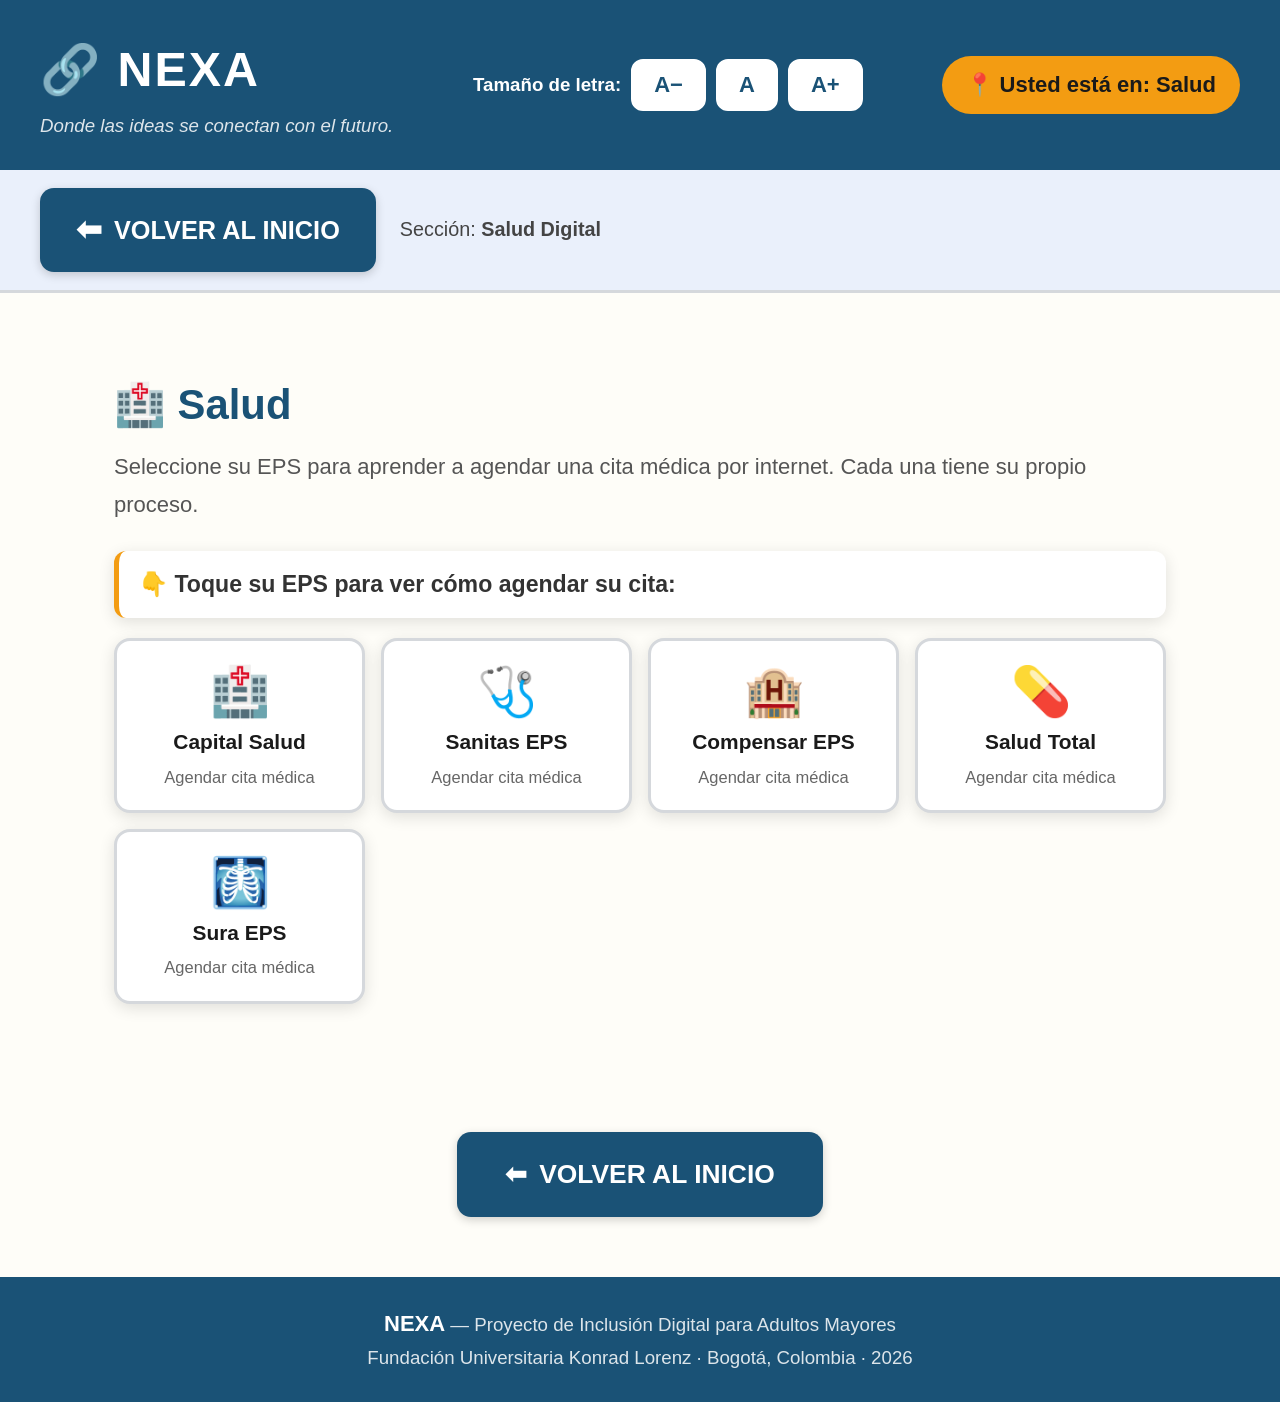
<file: salud.html>
<!DOCTYPE html>
<html lang="es">

<head>
  <meta charset="UTF-8" />
  <meta name="viewport" content="width=device-width, initial-scale=1.0" />
  <title>NEXA — Salud</title>
  <link rel="stylesheet" href="styles.css" />
</head>

<body>

  <!-- ===== CABECERA ===== -->
  <header class="cabecera">
    <div class="cabecera-logo">
      <div>
        <h1>🔗 NEXA</h1>
        <p class="slogan">Donde las ideas se conectan con el futuro.</p>
      </div>
    </div>
    <div class="controles-accesibilidad">
      <span style="color:white; font-size:0.85rem; font-weight:600;">Tamaño de letra:</span>
      <button class="btn-tamanio" onclick="cambiarTamanio(-1)" aria-label="Reducir letra">A−</button>
      <button class="btn-tamanio" onclick="cambiarTamanio(0)" aria-label="Tamaño normal">A</button>
      <button class="btn-tamanio" onclick="cambiarTamanio(1)" aria-label="Aumentar letra">A+</button>
    </div>
    <div class="indicador-posicion" aria-current="page">📍 Usted está en: Salud</div>
  </header>

  <!-- ===== BOTÓN VOLVER — PARTE SUPERIOR ===== -->
  <nav class="barra-navegacion" aria-label="Navegación secundaria">
    <a href="index.html" class="btn-volver">
      <span class="flecha" aria-hidden="true">⬅</span> VOLVER AL INICIO
    </a>
    <span style="font-size:0.9rem; color:#444;">Sección: <strong>Salud Digital</strong></span>
  </nav>

  <!-- ===== CONTENIDO PRINCIPAL ===== -->
  <main class="contenedor seccion-salud">

    <h2 class="titulo-pagina">🏥 Salud</h2>
    <p class="subtitulo-pagina">
      Seleccione su EPS para aprender a agendar una cita médica por internet. Cada una tiene su propio proceso.
    </p>

    <!-- ============================================================
         CUADRÍCULA DE EPS — El usuario elige su EPS aquí
         Para agregar una EPS nueva: copie un btn-opcion y cambie
         el id del panel y el ícono/nombre correspondiente
         ============================================================ -->
    <p class="instruccion-selector">👇 Toque su EPS para ver cómo agendar su cita:</p>

    <div class="grid-opciones" role="tablist">

      <!-- Botón EPS 1: Capital Salud -->
      <button class="btn-opcion" onclick="seleccionarOpcion('panel-capital', this)" role="tab"
        aria-controls="panel-capital">
        <span class="icono-opcion">🏥</span>
        <span class="nombre-opcion">Capital Salud</span>
        <span class="tarea-opcion">Agendar cita médica</span>
      </button>

      <!-- Botón EPS 2: Sanitas -->
      <button class="btn-opcion" onclick="seleccionarOpcion('panel-sanitas', this)" role="tab"
        aria-controls="panel-sanitas">
        <span class="icono-opcion">🩺</span>
        <span class="nombre-opcion">Sanitas EPS</span>
        <span class="tarea-opcion">Agendar cita médica</span>
      </button>

      <!-- Botón EPS 3: Compensar -->
      <button class="btn-opcion" onclick="seleccionarOpcion('panel-compensar', this)" role="tab"
        aria-controls="panel-compensar">
        <span class="icono-opcion">🏨</span>
        <span class="nombre-opcion">Compensar EPS</span>
        <span class="tarea-opcion">Agendar cita médica</span>
      </button>

      <!-- Botón EPS 4: Salud Total -->
      <button class="btn-opcion" onclick="seleccionarOpcion('panel-saludtotal', this)" role="tab"
        aria-controls="panel-saludtotal">
        <span class="icono-opcion">💊</span>
        <span class="nombre-opcion">Salud Total</span>
        <span class="tarea-opcion">Agendar cita médica</span>
      </button>

      <!-- Botón EPS 5: Sura -->
      <button class="btn-opcion" onclick="seleccionarOpcion('panel-sura', this)" role="tab" aria-controls="panel-sura">
        <span class="icono-opcion">🩻</span>
        <span class="nombre-opcion">Sura EPS</span>
        <span class="tarea-opcion">Agendar cita médica</span>
      </button>

    </div><!-- fin grid-opciones -->


    <!-- ================================================================
         PANELES DE CONTENIDO — Uno por cada EPS
         Solo se muestra el que el usuario seleccionó
         ================================================================ -->


    <!-- ========================
         PANEL 1 — CAPITAL SALUD
         Tarea: Agendar cita médica
         Portal: capitalsalud.gov.co
         Proceso: Portal web ciudadano Bogotá
         ======================== -->
    <div id="panel-capital" class="panel-contenido" role="tabpanel">

      <!-- Encabezado del panel -->
      <div class="panel-encabezado">
        <span class="panel-icono">🏥</span>
        <div>
          <h3>Capital Salud</h3>
          <p class="panel-subtitulo">Agendar cita médica en capitalsalud.gov.co</p>
        </div>
      </div>

      <!-- ANTES DE COMENZAR — liste aquí lo que el usuario debe tener listo -->
      <div class="aviso-antes">
        <strong>✅ Antes de comenzar, tenga listo:</strong>
        <ul>
          <li>Su número de cédula de ciudadanía</li>
          <li>Su fecha de nacimiento</li>
          <li>Saber qué tipo de médico necesita: general o especialista</li>
          <li>Conexión a internet activa en su celular o computador</li>
        </ul>
      </div>

      <!-- VIDEO — Reemplace CODIGO_VIDEO_CAPITAL_SALUD por el ID real del video de YouTube
           Ejemplo: si el video es youtube.com/watch?v=ABC123, escriba ABC123 en el href -->
      <div class="seccion-video">
        <h4>▶ Video tutorial: Agendar cita en Capital Salud</h4>
        <p class="video-descripcion">Vea primero el video y luego siga los pasos de abajo.</p>
        <a href="https://youtu.be/ov6QgLlDaOQ?si=oQYKzLUeUd13Nbwi" target="_blank" rel="noopener"
          class="video-link-bloque" aria-label="Ver video en YouTube">
          <span class="play-icono" aria-hidden="true">▶️</span>
          <div class="play-texto">
            <strong>Ver video en YouTube</strong>
            <span>Toque aquí — el video se abre en una nueva pestaña</span>
          </div>
        </a>
      </div>

      <!-- INFOGRAFÍA — Cuando tenga la imagen, reemplace el bloque imagen-placeholder por:
           <img src="imagenes/infografia-capital-salud.png" alt="Pasos para agendar cita Capital Salud" /> -->
      <div class="seccion-infografia">
        <h4>🖼 Infografía: Resumen visual del proceso</h4>
        <div class="contenedor-infografia">
          <div class="imagen-placeholder">
            <img src="imagenes/infografia-capital-salud.png" alt="Infografía recarga virtual Tullave 1"
            class="imagen-infografia" />
          </div>
          <p class="infografia-pie">Infografía: Agendar cita médica — Capital Salud</p>
        </div>
      </div>

      <!-- PASOS — Edite el texto de cada <li> si el proceso cambia en el portal -->
      <div class="seccion-tutorial">
        <h4>📋 Pasos para agendar su cita en Capital Salud</h4>

        <ol class="lista-pasos salud">

          <li>
            <div>
              <strong>Abra el navegador y entre a la página de citas.</strong>
              Escriba:
              <a href="https://www.capitalsalud.gov.co/imagen-citas-medicas/" target="_blank">
                <em>capitalsalud.gov.co/imagen-citas-medicas</em>
              </a>
              en la barra de arriba y presione Enter.
            </div>
          </li>

          <li>
            <div>
              <strong>Busque el número de atención de su Subred.</strong>
              En la página verá los teléfonos de Sur, Norte, Sur Occidente y Centro Oriente.
              Llame al número que corresponda a su localidad.
            </div>
          </li>

          <li>
            <div>
              <strong>Tenga lista su cédula antes de llamar.</strong>
              La persona que atiende le pedirá su número de documento para verificar que está afiliado a Capital Salud.
            </div>
          </li>

          <li>
            <div>
              <strong>Indique qué cita necesita.</strong>
              Diga si necesita medicina general, especialista o cancelar una cita ya programada.
            </div>
          </li>

          <li>
            <div>
              <strong>Elija el horario que más le convenga.</strong>
              El asesor le dirá las fechas y horas disponibles. Seleccione la que prefiera.
            </div>
          </li>

          <li>
            <div>
              <strong>Anote los datos de la cita.</strong>
              Guarde el nombre de la IPS, la fecha, la hora y el número de confirmación en un papel o en su celular.
            </div>
          </li>

        </ol>
      </div>

      <!-- DESPUÉS DE TERMINAR — edite los ítems si cambian los canales de verificación -->
      <div class="aviso-despues">
        <strong>📌 Después de terminar, haga esto:</strong>
        <ul>
          <li>Tome una foto de la pantalla con el número de confirmación de su cita</li>
          <li>Anote en un papel el día, la hora, el médico y el lugar de atención</li>
          <li>Si no recibió confirmación o tuvo problemas, llame a la línea 195 (gratuita, atención al ciudadano
            Bogotá)</li>
        </ul>
      </div>
    </div>
    </div><!-- fin panel-capital -->


    <!-- ========================
         PANEL 2 — SANITAS EPS
         Tarea: Agendar cita médica
         Portal: sanitas.com.co o app Sanitas
         Proceso: Portal web con registro previo
         ======================== -->
    <div id="panel-sanitas" class="panel-contenido" role="tabpanel">

      <div class="panel-encabezado">
        <span class="panel-icono">🩺</span>
        <div>
          <h3>Sanitas EPS</h3>
          <p class="panel-subtitulo">Agendar cita médica en sanitas.com.co o en la app Sanitas</p>
        </div>
      </div>

      <!-- ANTES DE COMENZAR -->
      <div class="aviso-antes">
        <strong>✅ Antes de comenzar, tenga listo:</strong>
        <ul>
          <li>Su número de cédula de ciudadanía</li>
          <li>Su contraseña del portal Sanitas (si no la tiene, puede crearla gratis en el mismo sitio)</li>
          <li>Saber qué tipo de médico necesita y si tiene alguna orden médica previa</li>
          <li>Tener su celular cargado o estar cerca de un tomacorriente</li>
        </ul>
      </div>

      <!-- VIDEO — Reemplace CODIGO_VIDEO_SANITAS por el ID real del video de YouTube -->
      <div class="seccion-video">
        <h4>▶ Video tutorial: Agendar cita en Sanitas EPS</h4>
        <p class="video-descripcion">Le mostramos cómo ingresar al portal y sacar su cita paso a paso.</p>
        <a href="https://youtu.be/IhKpI-yuujs?si=7IaDZGyCYHuoRYA9" target="_blank" rel="noopener"
          class="video-link-bloque" aria-label="Ver video en YouTube">
          <span class="play-icono" aria-hidden="true">▶️</span>
          <div class="play-texto">
            <strong>Ver video en YouTube</strong>
            <span>Toque aquí — el video se abre en una nueva pestaña</span>
          </div>
        </a>
      </div>

      <!-- INFOGRAFÍA — Reemplace por: <img src="imagenes/infografia-sanitas.png" alt="..." /> -->
      <div class="seccion-infografia">
        <h4>🖼 Infografía: Resumen visual del proceso</h4>
        <div class="contenedor-infografia">
          <div class="imagen-placeholder">
            <img src="imagenes/infografia-sanitas.png" alt="Infografía recarga virtual Tullave 1"
              class="imagen-infografia" />
            <p class="infografia-pie">Infografía: Agendar cita médica — Sanitas EPS</p>
          </div>
        </div>
      </div>

      <!-- PASOS -->
      <div class="seccion-tutorial">
        <h4>📋 Pasos para agendar su cita en Sanitas EPS</h4>
        <ol class="lista-pasos salud">
          <li>
            <div>
              <strong>Abra el navegador y vaya a EPS Sanitas.</strong>
              Escriba
              <a href="https://www.epssanitas.com/usuarios/web/nuevo-portal-eps/inicio?p_p_id=58&p_p_lifecycle=0&p_p_state=maximized&p_p_mode=view&saveLastPath=false&_58_struts_action=%2Flogin%2Flogin#gsc.tab=0"
                target="_blank">
                <em>epssanitas.com</em>
              </a>
              en la barra de arriba y presione Enter.

              También puede usar la aplicación "Sanitas" si la tiene instalada.
            </div>
          </li>
          <li>
            <div>
              <strong>Haga clic en "Iniciar sesión" o "Portal de afiliados".</strong>
              Está en la esquina superior derecha de la página. Si es la primera vez, toque "Regístrese aquí" para crear
              su cuenta gratis.
            </div>
          </li>
          <li>
            <div>
              <strong>Ingrese su número de cédula y contraseña.</strong>
              Si olvidó la contraseña, toque "¿Olvidé mi contraseña?" y el sistema le enviará una nueva a su correo.
            </div>
          </li>
          <li>
            <div>
              <strong>Una vez dentro, busque la opción "Agendar cita" o "Mis citas".</strong>
              Está en el menú principal del portal. Haga clic en esa opción.
            </div>
          </li>
          <li>
            <div>
              <strong>Seleccione la ciudad y la clínica o sede de su preferencia.</strong>
              Verá las sedes disponibles en Bogotá. Escoja la que le quede más cercana o cómoda.
            </div>
          </li>
          <li>
            <div>
              <strong>Elija la especialidad o tipo de consulta que necesita.</strong>
              Por ejemplo: medicina general, pediatría, ginecología, cardiología, etc.
            </div>
          </li>
          <li>
            <div>
              <strong>Seleccione el día y la hora disponible en el calendario.</strong>
              Los espacios libres aparecen resaltados. Toque el que más le convenga.
            </div>
          </li>
          <li>
            <div>
              <strong>Confirme la cita.</strong>
              Revise que el nombre del médico, la fecha, la hora y la sede sean correctos. Presione "Confirmar cita".
            </div>
          </li>
        </ol>
        <div class="aviso-despues">
          <strong>📌 Después de terminar, haga esto:</strong>
          <ul>
            <li>Tome foto de la pantalla de confirmación o revise su correo — Sanitas le envía un recordatorio
              automático</li>
            <li>Anote el nombre del médico, la dirección de la sede y la hora exacta</li>
            <li>Si necesita cancelar o cambiar la cita, hágalo con al menos 24 horas de anticipación en el mismo portal
            </li>
          </ul>
        </div>
      </div>
    </div><!-- fin panel-sanitas -->


    <!-- ========================
         PANEL 3 — COMPENSAR EPS
         Tarea: Agendar cita médica
         Portal: compensar.com o app Compensar
         Proceso: Portal web zona privada afiliados
         ======================== -->
    <div id="panel-compensar" class="panel-contenido" role="tabpanel">

      <div class="panel-encabezado">
        <span class="panel-icono">🏨</span>
        <div>
          <h3>Compensar EPS</h3>
          <p class="panel-subtitulo">Agendar cita médica en compensar.com o en la app Compensar</p>
        </div>
      </div>

      <!-- ANTES DE COMENZAR -->
      <div class="aviso-antes">
        <strong>✅ Antes de comenzar, tenga listo:</strong>
        <ul>
          <li>Su número de cédula de ciudadanía</li>
          <li>Su número de afiliado a Compensar (está en su carnet o en una factura anterior)</li>
          <li>Saber qué tipo de cita necesita: medicina general, odontología u especialista</li>
          <li>Conexión a internet estable — el portal de Compensar puede tardar en cargar</li>
        </ul>
      </div>

      <!-- VIDEO — Reemplace CODIGO_VIDEO_COMPENSAR por el ID real del video de YouTube -->
      <div class="seccion-video">
        <h4>▶ Video tutorial: Agendar cita en Compensar EPS</h4>
        <p class="video-descripcion">Vea este video para conocer el portal antes de intentarlo usted.</p>
        <a href="https://youtu.be/e8Lg-bZkF-Y?si=YUxYRG0kPcGrikhw" target="_blank" rel="noopener"
          class="video-link-bloque" aria-label="Ver video en YouTube">
          <span class="play-icono" aria-hidden="true">▶️</span>
          <div class="play-texto">
            <strong>Ver video en YouTube</strong>
            <span>Toque aquí — el video se abre en una nueva pestaña</span>
          </div>
        </a>
      </div>

      <!-- INFOGRAFÍA — Reemplace por: <img src="imagenes/infografia-compensar.png" alt="..." /> -->
      <div class="seccion-infografia">
        <h4>🖼 Infografía: Resumen visual del proceso</h4>
        <div class="contenedor-infografia">
          <div class="imagen-placeholder">
            <img src="imagenes/infografia-compensar.png" alt="Infografía recarga virtual Tullave 1"
              class="imagen-infografia" />
            <p class="infografia-pie">Infografía: Agendar cita médica — Compensar EPS</p>
          </div>
        </div>
      </div>

      <!-- PASOS -->
      <div class="seccion-tutorial">
        <h4>📋 Pasos para agendar su cita en Compensar EPS</h4>
        <ol class="lista-pasos salud">
          <li>
            <div>
              <strong>Abra el navegador y vaya a Compensar.</strong>
              Escriba
              <a href="https://seguridad.compensar.com/sign-in?serviceProviderName=WSFEDSALUD-SP&response_type=code%20token&response_mode=form_post&_csrf=2df9e92f-a967-485a-af1c-76a491f1b46b&protocol=OIDC"
                target="_blank">
                <em>compensar.com</em>
              </a>
              en la barra de arriba y presione Enter.
            </div>
          </li>
          <li>
            <div>
              <strong>Haga clic en "Acceso afiliados" o "Zona privada".</strong>
              Está en la parte superior de la página. Si es la primera vez, regístrese con su cédula y número de
              afiliado.
            </div>
          </li>
          <li>
            <div>
              <strong>Ingrese su usuario y contraseña.</strong>
              Si olvidó su contraseña, use el enlace "Recuperar contraseña" y siga los pasos que le indica el sistema.
            </div>
          </li>
          <li>
            <div>
              <strong>Dentro del portal, busque la sección "Salud" y luego "Agendar cita".</strong>
              El menú puede tener varios niveles. Primero toque "Salud" y dentro de esa sección busque "Citas médicas".
            </div>
          </li>
          <li>
            <div>
              <strong>Seleccione el tipo de servicio que necesita.</strong>
              Puede ser medicina general, medicina especializada u odontología. Elija el que corresponda.
            </div>
          </li>
          <li>
            <div>
              <strong>Escoja la sede de Compensar que prefiera.</strong>
              Verá las unidades médicas disponibles en Bogotá con su dirección. Seleccione la más cercana a usted.
            </div>
          </li>
          <li>
            <div>
              <strong>Elija el médico, el día y la hora disponible.</strong>
              El calendario mostrará los horarios libres. Toque el que más le convenga.
            </div>
          </li>
          <li>
            <div>
              <strong>Confirme la cita y guarde el comprobante.</strong>
              Presione "Confirmar". Aparecerá un resumen con todos los datos de su cita.
            </div>
          </li>
        </ol>
        <div class="aviso-despues">
          <strong>📌 Después de terminar, haga esto:</strong>
          <ul>
            <li>Tome foto del comprobante de confirmación que aparece en pantalla</li>
            <li>Anote la dirección exacta de la sede y el piso o consultorio si aparece</li>
            <li>Para cancelar o reasignar, ingrese nuevamente al portal o llame al 601 548 0000</li>
          </ul>
        </div>
      </div>
    </div><!-- fin panel-compensar -->


    <!-- ========================
         PANEL 4 — SALUD TOTAL
         Tarea: Agendar cita médica
         Portal: saludtotal.com.co o app Salud Total
         Proceso: Zona de afiliados con registro previo
         ======================== -->
    <div id="panel-saludtotal" class="panel-contenido" role="tabpanel">

      <div class="panel-encabezado">
        <span class="panel-icono">💊</span>
        <div>
          <h3>Salud Total EPS</h3>
          <p class="panel-subtitulo">Agendar cita médica en saludtotal.com.co o en la app Salud Total</p>
        </div>
      </div>

      <!-- ANTES DE COMENZAR -->
      <div class="aviso-antes">
        <strong>✅ Antes de comenzar, tenga listo:</strong>
        <ul>
          <li>Su número de cédula de ciudadanía</li>
          <li>Su fecha de nacimiento completa</li>
          <li>Su correo electrónico registrado en Salud Total para recibir la confirmación</li>
          <li>Saber si la cita es para usted o para un beneficiario de su grupo familiar</li>
        </ul>
      </div>

      <!-- VIDEO — Reemplace CODIGO_VIDEO_SALUDTOTAL por el ID real del video de YouTube -->
      <div class="seccion-video">
        <h4>▶ Video tutorial: Agendar cita en Salud Total EPS</h4>
        <p class="video-descripcion">Le mostramos cómo navegar el portal y encontrar la opción de citas.</p>
        <a href="https://youtu.be/eBaASqtJ1K0?si=ZrEsURAZFnZgQk6A" target="_blank" rel="noopener"
          class="video-link-bloque" aria-label="Ver video en YouTube">
          <span class="play-icono" aria-hidden="true">▶️</span>
          <div class="play-texto">
            <strong>Ver video en YouTube</strong>
            <span>Toque aquí — el video se abre en una nueva pestaña</span>
          </div>
        </a>
      </div>

      <!-- INFOGRAFÍA — Reemplace por: <img src="imagenes/infografia-saludtotal.png" alt="..." /> -->
      <div class="seccion-infografia">
        <h4>🖼 Infografía: Resumen visual del proceso</h4>
        <div class="contenedor-infografia">
          <div class="imagen-placeholder">
            <img src="imagenes/infografia-saludtotal.png" alt="Infografía recarga virtual Tullave 1"
              class="imagen-infografia" />
          </div>
          <p class="infografia-pie">Infografía: Agendar cita médica — Salud Total EPS</p>
        </div>
      </div>

      <!-- PASOS -->
      <div class="seccion-tutorial">
        <h4>📋 Pasos para agendar su cita en Salud Total EPS</h4>
        <ol class="lista-pasos salud">
          <li>
            <div>
              <strong>Abra el navegador y vaya a Salud Total.</strong>
              Escriba
              <a href="https://transaccional.saludtotal.com.co/OficinaVirtual/#/" target="_blank">
                <em>saludtotal.com.co</em>
              </a>
              en la barra de arriba y presione Enter.
            </div>
          </li>
          <li>
            <div>
              <strong>Haga clic en "Zona de afiliados" o "Ingrese aquí".</strong>
              Está en la parte superior o central de la página de inicio, generalmente en color verde o azul.
            </div>
          </li>
          <li>
            <div>
              <strong>Ingrese su número de cédula y contraseña.</strong>
              Si es la primera vez, registre su cuenta con su cédula y fecha de nacimiento. El sistema le pedirá crear
              una contraseña nueva.
            </div>
          </li>
          <li>
            <div>
              <strong>En el menú de la zona privada, busque "Citas médicas" o "Agendar cita".</strong>
              Puede estar dentro de una sección llamada "Mis servicios" o "Salud en línea".
            </div>
          </li>
          <li>
            <div>
              <strong>Indique si la cita es para usted o para un familiar.</strong>
              Si es para un beneficiario de su grupo familiar, seleccione su nombre de la lista que aparece.
            </div>
          </li>
          <li>
            <div>
              <strong>Elija la especialidad o tipo de consulta.</strong>
              Seleccione medicina general si es una consulta de rutina, o el especialista si tiene remisión médica.
            </div>
          </li>
          <li>
            <div>
              <strong>Seleccione la IPS, el día y la hora disponible.</strong>
              El sistema mostrará los centros médicos disponibles. Elija fecha y hora en el calendario.
            </div>
          </li>
          <li>
            <div>
              <strong>Confirme la cita.</strong>
              Presione "Confirmar" y espere el mensaje de confirmación en pantalla o en su correo electrónico.
            </div>
          </li>
        </ol>
        <div class="aviso-despues">
          <strong>📌 Después de terminar, haga esto:</strong>
          <ul>
            <li>Revise su correo electrónico — Salud Total envía la confirmación con todos los detalles</li>
            <li>Guarde o tome foto del comprobante con el número de cita asignado</li>
            <li>Si no puede ingresar al portal o no encuentra la opción, llame al 01 8000 910 900 (línea gratuita)</li>
          </ul>
        </div>
      </div>
    </div><!-- fin panel-saludtotal -->


    <!-- ========================
         PANEL 5 — SURA EPS
         Tarea: Agendar cita médica
         Portal: sura.com o app Mi Sura
         Proceso: Portal web Mi Sura con registro previo
         ======================== -->
    <div id="panel-sura" class="panel-contenido" role="tabpanel">

      <div class="panel-encabezado">
        <span class="panel-icono">🩻</span>
        <div>
          <h3>Sura EPS</h3>
          <p class="panel-subtitulo">Agendar cita médica en sura.com o en la app Mi Sura</p>
        </div>
      </div>

      <!-- ANTES DE COMENZAR -->
      <div class="aviso-antes">
        <strong>✅ Antes de comenzar, tenga listo:</strong>
        <ul>
          <li>Su número de cédula de ciudadanía</li>
          <li>Su contraseña del portal Mi Sura (puede crearla si es la primera vez)</li>
          <li>Saber si necesita cita por medicina general o por una especialidad en particular</li>
          <li>Si tiene una orden de remisión, téngala a la mano para saber a qué especialista ir</li>
        </ul>
      </div>

      <!-- VIDEO — Reemplace CODIGO_VIDEO_SURA por el ID real del video de YouTube -->
      <div class="seccion-video">
        <h4>▶ Video tutorial: Agendar cita en Sura EPS</h4>
        <p class="video-descripcion">Le explicamos cómo usar el portal o la app Mi Sura para sacar su cita.</p>
        <a href="https://youtu.be/7UwPZZyl5IU?si=xOKtjDaABLZRNiD5" target="_blank" rel="noopener"
          class="video-link-bloque" aria-label="Ver video en YouTube">
          <span class="play-icono" aria-hidden="true">▶️</span>
          <div class="play-texto">
            <strong>Ver video en YouTube</strong>
            <span>Toque aquí — el video se abre en una nueva pestaña</span>
          </div>
        </a>
      </div>

      <!-- INFOGRAFÍA — Reemplace por: <img src="imagenes/infografia-sura.png" alt="..." /> -->
      <div class="seccion-infografia">
        <h4>🖼 Infografía: Resumen visual del proceso</h4>
        <div class="contenedor-infografia">
          <div class="imagen-placeholder">
            <img src="imagenes/infografia-sura.png" alt="Infografía recarga virtual Tullave 1"
              class="imagen-infografia" />
          </div>
          <p class="infografia-pie">Infografía: Agendar cita médica — Sura EPS</p>
        </div>
      </div>

      <!-- PASOS -->
      <div class="seccion-tutorial">
        <h4>📋 Pasos para agendar su cita en Sura EPS</h4>
        <ol class="lista-pasos salud">
          <li>
            <div>
              <strong>Abra el navegador y vaya a EPS Sura.</strong>
              Escriba
              <a href="https://login.sura.com/sso/servicelogin.aspx?continueTo=https%3A%2F%2Fportaleps.epssura.com%2FServiciosUnClick%2F&service=epssura"
                target="_blank">
                <em>epssura.com</em>
              </a>
              en la barra de arriba y presione Enter.
              También puede usar la aplicación "Mi Sura" si la tiene instalada en su celular.
            </div>
          </li>
          <li>
            <div>
              <strong>Haga clic en "Mi Sura" o "Servicios en línea".</strong>
              Está en el menú de la parte superior de la página.
            </div>
          </li>
          <li>
            <div>
              <strong>Ingrese su número de cédula y contraseña.</strong>
              Si es la primera vez, seleccione "Regístrate" e ingrese su cédula y fecha de nacimiento para crear su
              cuenta.
            </div>
          </li>
          <li>
            <div>
              <strong>Dentro del portal, busque la sección "Salud" y luego "Agendar cita".</strong>
              En el menú de Mi Sura hay una sección dedicada a servicios de salud. Tóquela para desplegar las opciones.
            </div>
          </li>
          <li>
            <div>
              <strong>Seleccione si la cita es para usted o para un beneficiario.</strong>
              Si tiene familiares afiliados bajo su grupo, puede agendar citas para ellos también desde aquí.
            </div>
          </li>
          <li>
            <div>
              <strong>Elija la especialidad o servicio que necesita.</strong>
              Seleccione medicina general para consultas de rutina, o busque el especialista que le indicó su médico.
            </div>
          </li>
          <li>
            <div>
              <strong>Escoja la IPS, el médico, el día y la hora.</strong>
              El sistema mostrará los centros disponibles con sus horarios libres. Seleccione el que más le convenga.
            </div>
          </li>
          <li>
            <div>
              <strong>Confirme la cita y revise los detalles finales.</strong>
              Verifique que la información sea correcta y presione "Confirmar". Recibirá una notificación o correo de
              confirmación.
            </div>
          </li>
        </ol>
        <div class="aviso-despues">
          <strong>📌 Después de terminar, haga esto:</strong>
          <ul>
            <li>Tome foto de la pantalla de confirmación o revise el correo — Sura envía un recordatorio antes de la
              cita</li>
            <li>Anote el nombre del médico, la dirección del consultorio y la hora exacta en un papel</li>
            <li>Si necesita ayuda con el portal, llame a la línea de Sura EPS: 018000 945 800 (gratuita)</li>
          </ul>
        </div>
      </div>
    </div><!-- fin panel-sura -->


  </main>

  <!-- BOTÓN VOLVER AL FINAL -->
  <div class="bloque-volver-final">
    <a href="index.html" class="btn-volver-final">
      <span aria-hidden="true">⬅</span> VOLVER AL INICIO
    </a>
  </div>

  <footer class="pie-pagina">
    <strong>NEXA</strong> — Proyecto de Inclusión Digital para Adultos Mayores<br />
    Fundación Universitaria Konrad Lorenz · Bogotá, Colombia · 2026
  </footer>

  <!-- ===== JAVASCRIPT ===== -->
  <script>
    // ---- Tamaño de letra ----
    let tamanioActual = 22;
    const TAMANIO_MIN = 18, TAMANIO_MAX = 34;
    function cambiarTamanio(d) {
      tamanioActual = d === 0 ? 22 : Math.min(TAMANIO_MAX, Math.max(TAMANIO_MIN, tamanioActual + d * 2));
      document.documentElement.style.fontSize = tamanioActual + 'px';
      localStorage.setItem('nexa-tamanio-fuente', tamanioActual);
    }

    // ---- Selector de EPS ----
    // Muestra el panel de la EPS seleccionada y oculta los demás
    function seleccionarOpcion(idPanel, btnClickeado) {
      document.querySelectorAll('.panel-contenido').forEach(p => p.classList.remove('visible'));
      document.querySelectorAll('.btn-opcion').forEach(b => b.classList.remove('activo'));
      document.getElementById(idPanel).classList.add('visible');
      btnClickeado.classList.add('activo');
      document.getElementById(idPanel).scrollIntoView({ behavior: 'smooth', block: 'start' });
    }

    // Recuperar tamaño guardado al cargar la página
    window.addEventListener('DOMContentLoaded', function () {
      const g = localStorage.getItem('nexa-tamanio-fuente');
      if (g) { tamanioActual = parseInt(g); document.documentElement.style.fontSize = tamanioActual + 'px'; }
    });
  </script>

</body>

</html>
</file>
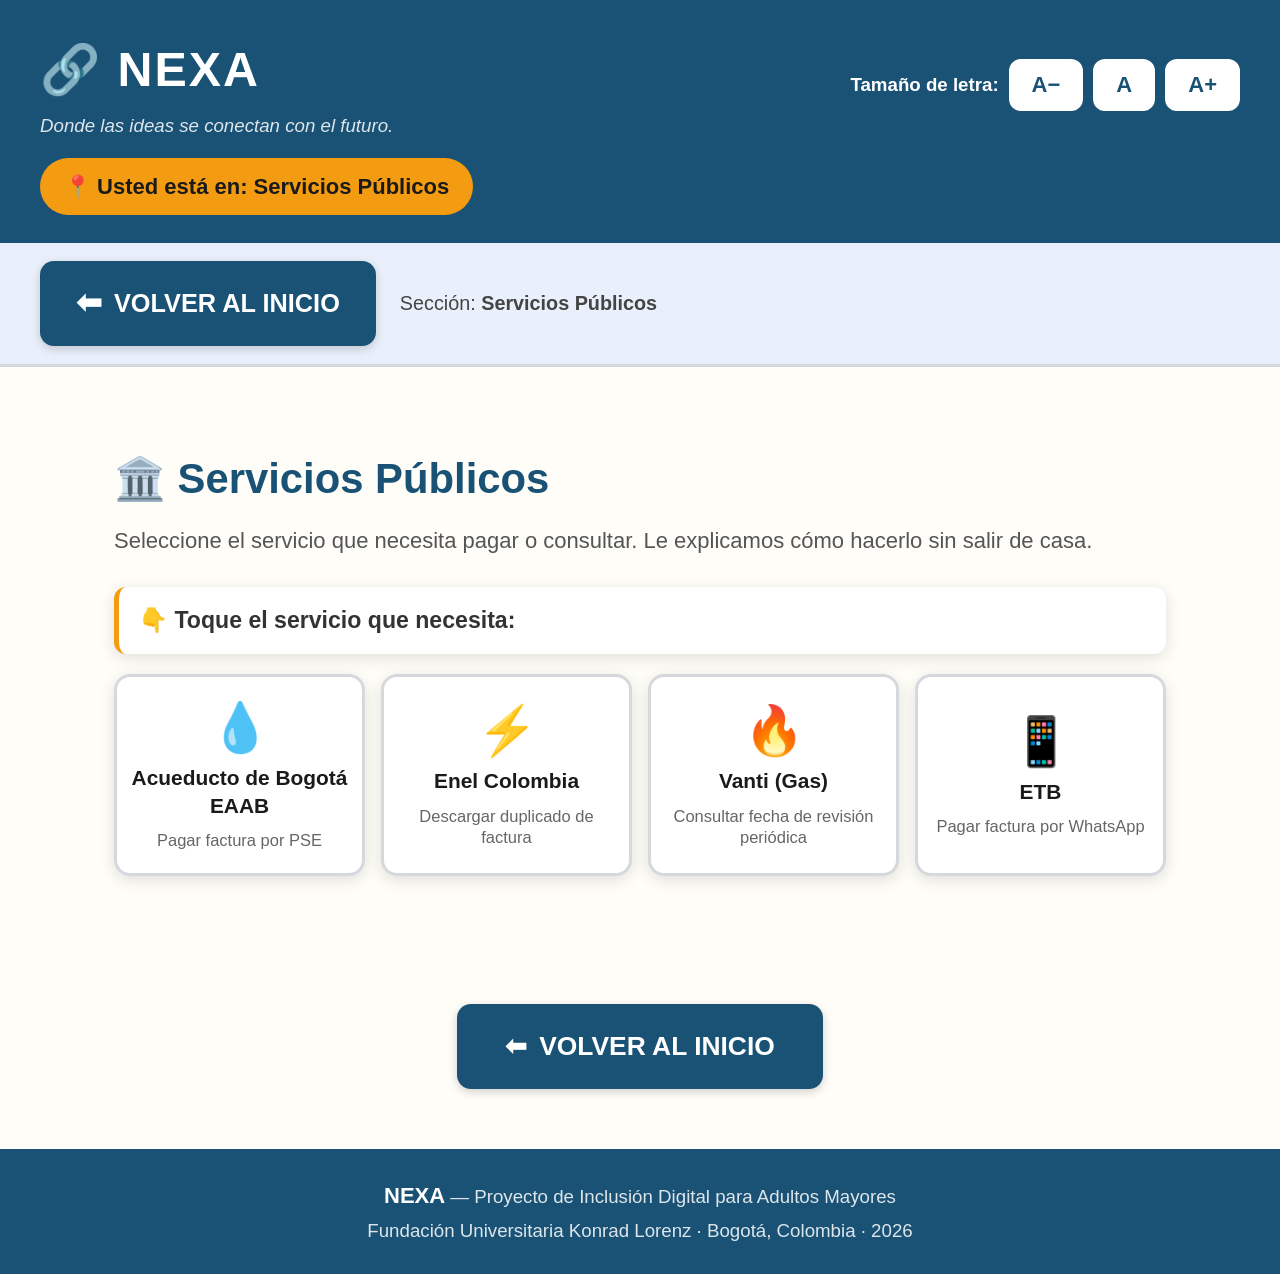
<file: servicios.html>
<!DOCTYPE html>
<html lang="es">

<head>
  <meta charset="UTF-8" />
  <meta name="viewport" content="width=device-width, initial-scale=1.0" />
  <title>NEXA — Servicios Públicos</title>
  <link rel="stylesheet" href="styles.css" />
</head>

<body>

  <header class="cabecera">
    <div class="cabecera-logo">
      <div>
        <h1>🔗 NEXA</h1>
        <p class="slogan">Donde las ideas se conectan con el futuro.</p>
      </div>
    </div>
    <div class="controles-accesibilidad">
      <span style="color:white;font-size:0.85rem;font-weight:600;">Tamaño de letra:</span>
      <button class="btn-tamanio" onclick="cambiarTamanio(-1)">A−</button>
      <button class="btn-tamanio" onclick="cambiarTamanio(0)">A</button>
      <button class="btn-tamanio" onclick="cambiarTamanio(1)">A+</button>
    </div>
    <div class="indicador-posicion">📍 Usted está en: Servicios Públicos</div>
  </header>

  <nav class="barra-navegacion">
    <a href="index.html" class="btn-volver"><span class="flecha">⬅</span> VOLVER AL INICIO</a>
    <span style="font-size:0.9rem;color:#444;">Sección: <strong>Servicios Públicos</strong></span>
  </nav>

  <main class="contenedor seccion-servicios">

    <h2 class="titulo-pagina">🏛️ Servicios Públicos</h2>
    <p class="subtitulo-pagina">Seleccione el servicio que necesita pagar o consultar. Le explicamos cómo hacerlo sin
      salir de casa.</p>

    <!-- ============================================================
         CUADRÍCULA DE SERVICIOS PÚBLICOS — El usuario elige aquí
         Para agregar un servicio: copie un btn-opcion y cambie
         el id del panel y los datos correspondientes
         ============================================================ -->
    <p class="instruccion-selector">👇 Toque el servicio que necesita:</p>

    <div class="grid-opciones">

      <!-- Botón: Acueducto EAAB -->
      <button class="btn-opcion" onclick="seleccionarOpcion('panel-acueducto', this)">
        <span class="icono-opcion">💧</span>
        <span class="nombre-opcion">Acueducto de Bogotá EAAB</span>
        <span class="tarea-opcion">Pagar factura por PSE</span>
      </button>

      <!-- Botón: Enel Colombia -->
      <button class="btn-opcion" onclick="seleccionarOpcion('panel-enel', this)">
        <span class="icono-opcion">⚡</span>
        <span class="nombre-opcion">Enel Colombia</span>
        <span class="tarea-opcion">Descargar duplicado de factura</span>
      </button>

      <!-- Botón: Vanti -->
      <button class="btn-opcion" onclick="seleccionarOpcion('panel-vanti', this)">
        <span class="icono-opcion">🔥</span>
        <span class="nombre-opcion">Vanti (Gas)</span>
        <span class="tarea-opcion">Consultar fecha de revisión periódica</span>
      </button>

      <!-- Botón: ETB -->
      <button class="btn-opcion" onclick="seleccionarOpcion('panel-etb', this)">
        <span class="icono-opcion">📱</span>
        <span class="nombre-opcion">ETB</span>
        <span class="tarea-opcion">Pagar factura por WhatsApp</span>
      </button>

    </div>


    <!-- ========================
         PANEL 1 — ACUEDUCTO EAAB
         Tarea: Pagar factura por PSE
         ======================== -->
    <div id="panel-acueducto" class="panel-contenido">

      <div class="panel-encabezado">
        <span class="panel-icono">💧</span>
        <div>
          <h3>Acueducto de Bogotá — EAAB</h3>
          <p class="panel-subtitulo">Tarea: Pagar su factura del agua por PSE (débito bancario)</p>
        </div>
      </div>

      <div class="aviso-antes">
        <strong>✅ Antes de comenzar, tenga listo:</strong>
        <ul>
          <li>Su factura del agua en papel (necesita el número de referencia de pago)</li>
          <li>Los datos de su cuenta bancaria: banco, número de cuenta y tipo (ahorros o corriente)</li>
          <li>La clave de su banco para autorizar el débito</li>
          <li>Conexión a internet estable</li>
        </ul>
      </div>

      <!-- VIDEO — Reemplace CODIGO_VIDEO_ACUEDUCTO por el ID real del video de YouTube -->
      <div class="seccion-video">
        <h4>▶ Video tutorial: Pagar factura del Acueducto por PSE</h4>
        <p class="video-descripcion">Vea primero el video y luego siga los pasos de abajo.</p>
        <a href="https://www.youtube.com/watch?v=CODIGO_VIDEO_ACUEDUCTO" target="_blank" rel="noopener"
          class="video-link-bloque" aria-label="Ver video en YouTube">
          <span class="play-icono" aria-hidden="true">▶️</span>
          <div class="play-texto">
            <strong>Ver video en YouTube</strong>
            <span>Toque aquí — el video se abre en una nueva pestaña</span>
          </div>
        </a>
      </div>

      <!-- INFOGRAFÍA — Reemplace por: <img src="imagenes/infografia-acueducto.png" alt="..." /> -->
      <div class="seccion-infografia">
        <h4>🖼 Infografía: Cómo funciona el pago por PSE parte 1</h4>
        <div class="contenedor-infografia">
          <img src="imagenes/infografia-acueducto1.png" alt="Infografía recarga virtual Tullave 1"
            class="imagen-infografia" />
          <p class="infografia-pie">Infografía: Pago PSE — Acueducto de Bogotá EAAB</p>
        </div>
      </div>

      <div class="seccion-infografia">
        <h4>🖼 Infografía: Cómo funciona el pago por PSE parte 2</h4>
        <div class="contenedor-infografia">
          <img src="imagenes/infografia-acueducto2.png" alt="Infografía recarga virtual Tullave 2"
            class="imagen-infografia" />
          <p class="infografia-pie">Infografía: Pago PSE — Acueducto de Bogotá EAAB</p>
        </div>
      </div>

      <div class="seccion-tutorial">
        <h4>📋 Pasos para pagar la factura del agua por internet</h4>
        <ol class="lista-pasos servicios">
          <li>
            <div>
              <strong>Abra el navegador y vaya a la página del Acueducto.</strong>
              Escriba
              <a href="https://www.acueducto.com.co" target="_blank">
                <em>acueducto.com.co</em>
              </a>
              en la barra de arriba y presione Enter.
            </div>
          </li>
          <li>
            <div>
              <strong>Busque el botón "Pagos en línea" o "Pagar factura".</strong>
              Está en el menú principal de la página, generalmente en la parte superior o central.
            </div>
          </li>
          <li>
            <div>
              <strong>Ingrese el número de referencia de pago de su factura.</strong>
              Ese número está impreso en su factura física. Escríbalo sin espacios.
            </div>
          </li>
          <li>
            <div>
              <strong>Verifique el valor que aparece en pantalla.</strong>
              Compare el monto con el que aparece en su factura. Deben ser iguales.
            </div>
          </li>
          <li>
            <div>
              <strong>Seleccione la opción de pago "PSE".</strong>
              PSE es un sistema seguro que debita el dinero directamente de su cuenta bancaria.
            </div>
          </li>
          <li>
            <div>
              <strong>Elija su banco de la lista y presione "Continuar".</strong>
              El sistema lo llevará a la página oficial de su banco.
            </div>
          </li>
          <li>
            <div>
              <strong>Ingrese su clave bancaria y autorice el pago.</strong>
              Siga las instrucciones de su banco. Cuando termine, verá un comprobante de pago.
            </div>
          </li>
        </ol>
        <div class="aviso-despues">
          <strong>📌 Después de terminar, haga esto:</strong>
          <ul>
            <li>Tome una foto del comprobante de pago que aparece en pantalla</li>
            <li>Anote el número de transacción PSE como respaldo</li>
            <li>Si el pago no se completó, llame al Acueducto: 116 (gratis desde cualquier celular)</li>
          </ul>
        </div>
      </div>
    </div><!-- fin panel-acueducto -->


    <!-- ========================
         PANEL 2 — ENEL COLOMBIA
         Tarea: Descargar duplicado de factura
         ======================== -->
    <div id="panel-enel" class="panel-contenido">

      <div class="panel-encabezado">
        <span class="panel-icono">⚡</span>
        <div>
          <h3>Enel Colombia</h3>
          <p class="panel-subtitulo">Tarea: Descargar el duplicado de su factura de energía si la perdió</p>
        </div>
      </div>

      <div class="aviso-antes">
        <strong>✅ Antes de comenzar, tenga listo:</strong>
        <ul>
          <li>Su número de contrato o de cuenta de Enel (está en facturas anteriores o en el medidor)</li>
          <li>Su número de cédula de ciudadanía</li>
          <li>Tener instalada la app "Enel Colombia" en su celular, o usar el computador</li>
          <li>Un lugar tranquilo con buena iluminación para leer la pantalla</li>
        </ul>
      </div>

      <!-- VIDEO — Reemplace CODIGO_VIDEO_ENEL por el ID real del video de YouTube -->
      <div class="seccion-video">
        <h4>▶ Video tutorial: Descargar duplicado de factura Enel</h4>
        <p class="video-descripcion">Si perdió su recibo, en este video le mostramos cómo descargarlo gratis.</p>
        <a href="https://www.youtube.com/watch?v=CODIGO_VIDEO_ENEL" target="_blank" rel="noopener"
          class="video-link-bloque" aria-label="Ver video en YouTube">
          <span class="play-icono" aria-hidden="true">▶️</span>
          <div class="play-texto">
            <strong>Ver video en YouTube</strong>
            <span>Toque aquí — el video se abre en una nueva pestaña</span>
          </div>
        </a>
      </div>

      <!-- INFOGRAFÍA — Reemplace por: <img src="imagenes/infografia-enel.png" alt="..." /> -->
      <div class="seccion-infografia">
        <h4>🖼 Infografía: Dónde encontrar el duplicado de su factura parte 1</h4>
        <div class="contenedor-infografia">
          <img src="imagenes/infografia-enel.png" alt="Infografía duplicado de factura Enel 1"
            class="imagen-infografia" />
          <p class="infografia-pie">Infografía: Duplicado de factura — Enel Colombia</p>
        </div>
      </div>

      <div class="seccion-tutorial">
        <h4>📋 Pasos para descargar el duplicado de su factura de energía</h4>
        <ol class="lista-pasos servicios">
          <li>
            <div>
              <strong>Abra el navegador y vaya a enelcolombia.com.</strong>
              Escriba la dirección y presione Enter. También puede buscar "Enel Colombia" en Google.
            </div>
          </li>
          <li>
            <div>
              <strong>Busque la opción "Mi cuenta" o "Duplicado de factura".</strong>
              Está en el menú de la página o en un botón de acceso rápido.
            </div>
          </li>
          <li>
            <div>
              <strong>Ingrese su número de contrato o número de cuenta.</strong>
              Este dato aparece en facturas anteriores en la parte superior del recibo.
            </div>
          </li>
          <li>
            <div>
              <strong>El sistema mostrará su factura del mes actual o anteriores.</strong>
              Seleccione el mes del que necesita el duplicado.
            </div>
          </li>
          <li>
            <div>
              <strong>Presione el botón "Descargar" o "Ver factura" (ícono PDF 📄).</strong>
              El archivo se descargará en su dispositivo automáticamente.
            </div>
          </li>
          <li>
            <div>
              <strong>Abra el archivo descargado para verlo o imprimirlo.</strong>
              En el celular aparecerá una notificación de descarga. En el computador búsquelo en "Descargas".
            </div>
          </li>
        </ol>
        <div class="aviso-despues">
          <strong>📌 Después de terminar, haga esto:</strong>
          <ul>
            <li>Guarde el PDF de la factura en la carpeta "Facturas servicios" de su celular</li>
            <li>Si necesita pagar, use el código de barras que aparece en el duplicado en cualquier banco o corresponsal
            </li>
            <li>Si no puede descargarla, llame a Enel: 601 234 9020</li>
          </ul>
        </div>
      </div>
    </div><!-- fin panel-enel -->


    <!-- ========================
         PANEL 3 — VANTI
         Tarea: Consultar fecha de revisión periódica obligatoria
         ======================== -->
    <div id="panel-vanti" class="panel-contenido">

      <div class="panel-encabezado">
        <span class="panel-icono">🔥</span>
        <div>
          <h3>Vanti (Gas Natural)</h3>
          <p class="panel-subtitulo">Tarea: Consultar la fecha de su revisión periódica obligatoria de gas</p>
        </div>
      </div>

      <div class="aviso-antes">
        <strong>✅ Antes de comenzar, tenga listo:</strong>
        <ul>
          <li>Su número de contrato de Vanti (aparece en su factura del gas, en la parte superior)</li>
          <li>Su dirección completa del inmueble tal como aparece en el contrato</li>
          <li>Saber que la revisión es OBLIGATORIA por ley cada 5 años para su seguridad</li>
          <li>Conexión a internet en su celular o computador</li>
        </ul>
      </div>

      <!-- VIDEO — Reemplace CODIGO_VIDEO_VANTI por el ID real del video de YouTube -->
      <div class="seccion-video">
        <h4>▶ Video tutorial: Consultar revisión periódica en Vanti</h4>
        <p class="video-descripcion">Le explicamos cómo saber cuándo le toca la revisión obligatoria de gas.</p>
        <a href="https://www.youtube.com/watch?v=CODIGO_VIDEO_VANTI" target="_blank" rel="noopener"
          class="video-link-bloque" aria-label="Ver video en YouTube">
          <span class="play-icono" aria-hidden="true">▶️</span>
          <div class="play-texto">
            <strong>Ver video en YouTube</strong>
            <span>Toque aquí — el video se abre en una nueva pestaña</span>
          </div>
        </a>
      </div>

      <!-- INFOGRAFÍA — Reemplace por: <img src="imagenes/infografia-vanti.png" alt="..." /> -->
      <div class="seccion-infografia">
        <h4>🖼 Infografía: ¿Qué es la revisión periódica de gas?</h4>
        <div class="contenedor-infografia">
          <div class="imagen-placeholder">
               <img src="imagenes/infografia-vanti.png" alt="Infografia que muestra los requisitos y pasos de la revision periodica de gas de Vanti con un estilo de lista y texto informativo sobre seguridad y fechas de inspeccion" 
            class="imagen-infografia" />
          </div>
          <p class="infografia-pie">Infografía: Revisión periódica obligatoria — Vanti Gas Natural</p>
        </div>
      </div>

      <div class="seccion-tutorial">
        <h4>📋 Pasos para consultar su fecha de revisión periódica de gas</h4>
        <ol class="lista-pasos servicios">
          <li>
            <div>
              <strong>Abra el navegador y vaya a vanti.com.co.</strong>
              Escriba la dirección en la barra del navegador y presione Enter.
            </div>
          </li>
          <li>
            <div>
              <strong>Busque la opción "Revisión periódica" o "Mis servicios".</strong>
              Puede estar en el menú principal o en una sección llamada "Atención al cliente".
            </div>
          </li>
          <li>
            <div>
              <strong>Ingrese su número de contrato de Vanti.</strong>
              Este número está impreso en su factura del gas. Generalmente tiene 10 dígitos.
            </div>
          </li>
          <li>
            <div>
              <strong>El sistema mostrará la información de su revisión.</strong>
              Verá si ya está vencida, cuándo fue la última y cuándo debe hacerse la próxima.
            </div>
          </li>
          <li>
            <div>
              <strong>Si necesita agendar la revisión, busque el botón "Agendar visita".</strong>
              Seleccione el día y la franja horaria que le quede bien (mañana o tarde).
            </div>
          </li>
          <li>
            <div>
              <strong>Confirme la cita y anote el número de radicado.</strong>
              Recibirá un SMS o correo con la confirmación de la visita del técnico.
            </div>
          </li>
        </ol>
        <div class="aviso-despues">
          <strong>📌 Después de terminar, haga esto:</strong>
          <ul>
            <li>Anote en un papel la fecha y hora de la visita del técnico de Vanti</li>
            <li>El día de la visita, asegúrese de que haya un adulto en casa para recibir al técnico</li>
            <li>Si tiene dudas o quiere cancelar la cita, llame a Vanti: 164 (línea gratuita)</li>
          </ul>
        </div>
      </div>
    </div><!-- fin panel-vanti -->


    <!-- ========================
         PANEL 4 — ETB
         Tarea: Pagar factura por WhatsApp
         ======================== -->
    <div id="panel-etb" class="panel-contenido">

      <div class="panel-encabezado">
        <span class="panel-icono">📱</span>
        <div>
          <h3>ETB</h3>
          <p class="panel-subtitulo">Tarea: Pagar su factura de internet o teléfono por WhatsApp</p>
        </div>
      </div>

      <div class="aviso-antes">
        <strong>✅ Antes de comenzar, tenga listo:</strong>
        <ul>
          <li>Su celular con WhatsApp instalado y con conexión a internet</li>
          <li>Su número de contrato o número de línea ETB (aparece en su factura)</li>
          <li>Los datos de su tarjeta débito o crédito para pagar, o acceso a PSE</li>
          <li>Su factura a la mano para verificar el valor a pagar</li>
        </ul>
      </div>

      <!-- VIDEO — Reemplace CODIGO_VIDEO_ETB por el ID real del video de YouTube -->
      <div class="seccion-video">
        <h4>▶ Video tutorial: Pagar factura ETB por WhatsApp</h4>
        <p class="video-descripcion">¡Así de fácil! Pague su factura sin salir de WhatsApp.</p>
        <a href="https://www.youtube.com/watch?v=CODIGO_VIDEO_ETB" target="_blank" rel="noopener"
          class="video-link-bloque" aria-label="Ver video en YouTube">
          <span class="play-icono" aria-hidden="true">▶️</span>
          <div class="play-texto">
            <strong>Ver video en YouTube</strong>
            <span>Toque aquí — el video se abre en una nueva pestaña</span>
          </div>
        </a>
      </div>

      <!-- INFOGRAFÍA — Reemplace por: <img src="imagenes/infografia-etb.png" alt="..." /> -->
      <div class="seccion-infografia">
        <h4>🖼 Infografía: Pasos del chatbot de ETB en WhatsApp</h4>
        <div class="contenedor-infografia">
          <div class="imagen-placeholder">
            <span class="icono-placeholder">📱</span>
               <img src="imagenes/infografia-etb.png" alt="Infografía: Pasos del chatbot de ETB en WhatsApp"
            class="imagen-infografia" />
          </div>
          <p class="infografia-pie">Infografía: Pago por WhatsApp — ETB</p>
        </div>
      </div>

      <div class="seccion-tutorial">
        <h4>📋 Pasos para pagar su factura ETB por WhatsApp</h4>
        <ol class="lista-pasos servicios">
          <li>
            <div>
              <strong>Abra WhatsApp en su celular.</strong>
              Toque el ícono verde de WhatsApp en su pantalla de inicio.
            </div>
          </li>
          <li>
            <div>
              <strong>Busque el contacto oficial de ETB.</strong>
              Toque el ícono de nuevo chat (lápiz o ícono de mensaje nuevo) y busque el número de ETB: <em>601 344
                4000</em>. Agréguelo como contacto primero si es necesario.
            </div>
          </li>
          <li>
            <div>
              <strong>Envíe un mensaje con la palabra "Hola" o "Pagar".</strong>
              El chatbot de ETB le responderá automáticamente con un menú de opciones.
            </div>
          </li>
          <li>
            <div>
              <strong>Seleccione la opción "Pagar factura" respondiendo con el número correspondiente.</strong>
              El chatbot le guiará paso a paso. Solo debe responder con números o palabras simples.
            </div>
          </li>
          <li>
            <div>
              <strong>Ingrese su número de contrato o línea ETB cuando se lo pida.</strong>
              El sistema buscará su factura automáticamente y le mostrará el valor a pagar.
            </div>
          </li>
          <li>
            <div>
              <strong>Confirme el valor y seleccione la forma de pago.</strong>
              Puede pagar con tarjeta o PSE. El chatbot lo dirigirá a un enlace seguro de pago.
            </div>
          </li>
          <li>
            <div>
              <strong>Complete el pago y guarde el comprobante.</strong>
              ETB le enviará un mensaje de confirmación directamente a WhatsApp.
            </div>
          </li>
        </ol>
        <div class="aviso-despues">
          <strong>📌 Después de terminar, haga esto:</strong>
          <ul>
            <li>Tome una captura de pantalla del mensaje de confirmación de ETB en WhatsApp</li>
            <li>Verifique en su estado de cuenta bancario que el débito se realizó correctamente</li>
            <li>Si no recibió confirmación, llame a ETB: 601 344 4000</li>
          </ul>
        </div>
      </div>
    </div><!-- fin panel-etb -->

  </main>

  <div class="bloque-volver-final">
    <a href="index.html" class="btn-volver-final"><span>⬅</span> VOLVER AL INICIO</a>
  </div>

  <footer class="pie-pagina">
    <strong>NEXA</strong> — Proyecto de Inclusión Digital para Adultos Mayores<br />
    Fundación Universitaria Konrad Lorenz · Bogotá, Colombia · 2026
  </footer>

  <script>
    let tamanioActual = 22;
    const TAMANIO_MIN = 18, TAMANIO_MAX = 34;
    function cambiarTamanio(d) {
      tamanioActual = d === 0 ? 22 : Math.min(TAMANIO_MAX, Math.max(TAMANIO_MIN, tamanioActual + d * 2));
      document.documentElement.style.fontSize = tamanioActual + 'px';
      localStorage.setItem('nexa-tamanio-fuente', tamanioActual);
    }
    function seleccionarOpcion(idPanel, btn) {
      document.querySelectorAll('.panel-contenido').forEach(p => p.classList.remove('visible'));
      document.querySelectorAll('.btn-opcion').forEach(b => b.classList.remove('activo'));
      document.getElementById(idPanel).classList.add('visible');
      btn.classList.add('activo');
      document.getElementById(idPanel).scrollIntoView({ behavior: 'smooth', block: 'start' });
    }
    window.addEventListener('DOMContentLoaded', function () {
      const g = localStorage.getItem('nexa-tamanio-fuente');
      if (g) { tamanioActual = parseInt(g); document.documentElement.style.fontSize = tamanioActual + 'px'; }
    });
  </script>

</body>

</html>
</file>
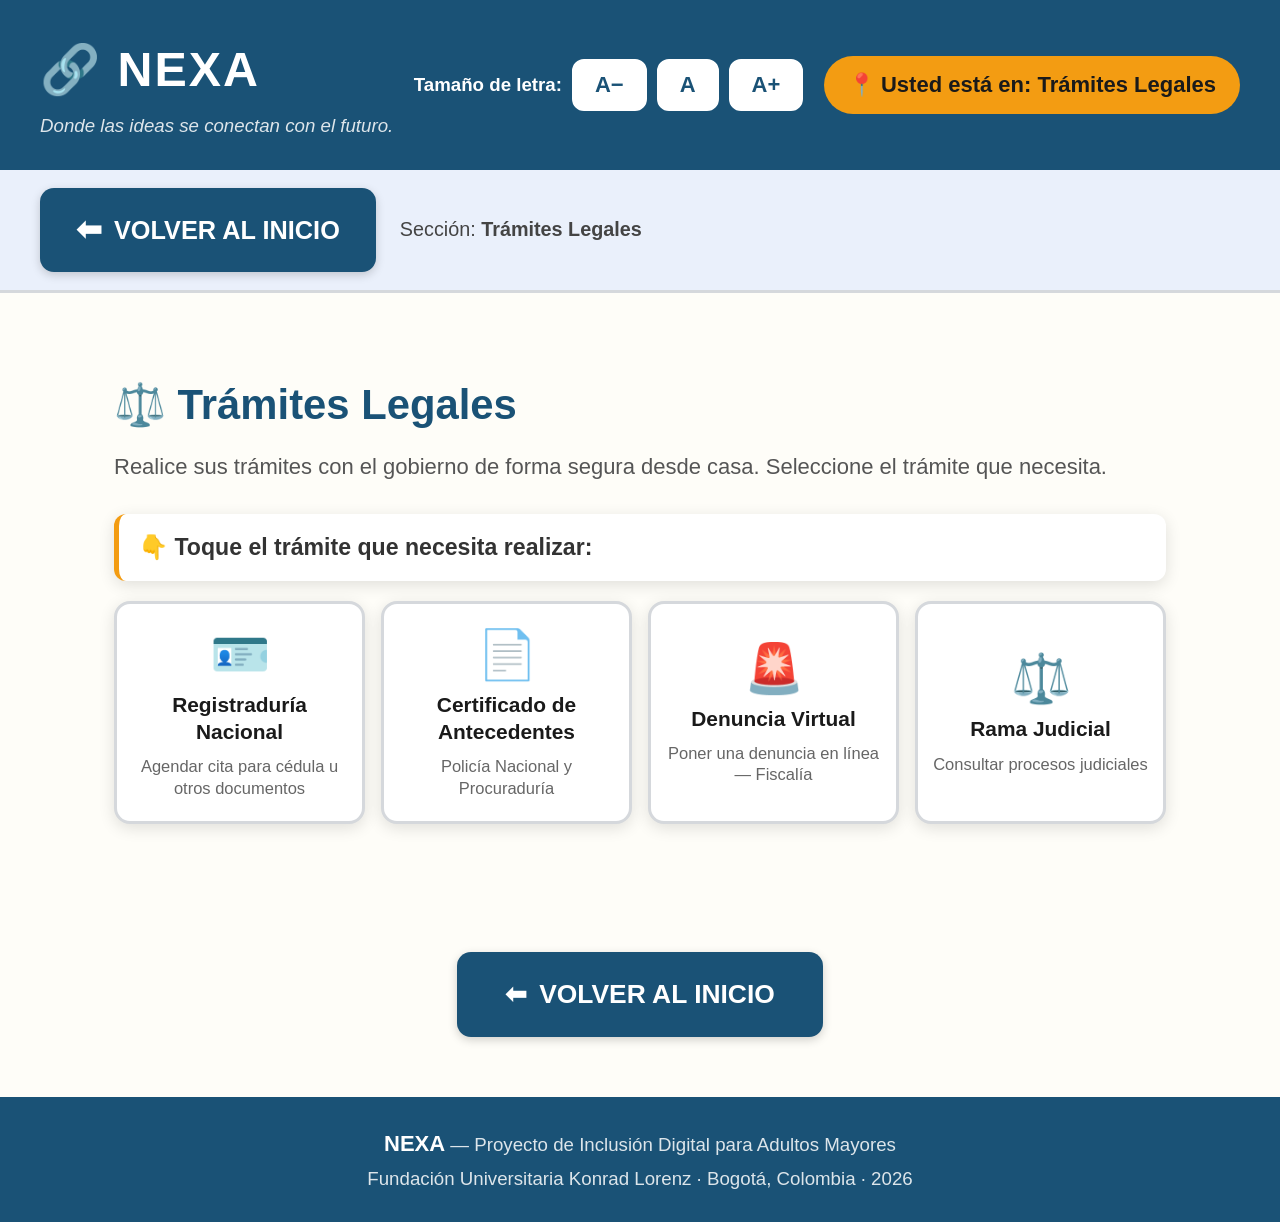
<file: tramites.html>
<!DOCTYPE html>
<html lang="es">
<head>
  <meta charset="UTF-8" />
  <meta name="viewport" content="width=device-width, initial-scale=1.0" />
  <title>NEXA — Trámites Legales</title>
  <link rel="stylesheet" href="styles.css" />
</head>
<body>

  <header class="cabecera">
    <div class="cabecera-logo">
      <div><h1>🔗 NEXA</h1><p class="slogan">Donde las ideas se conectan con el futuro.</p></div>
    </div>
    <div class="controles-accesibilidad">
      <span style="color:white;font-size:0.85rem;font-weight:600;">Tamaño de letra:</span>
      <button class="btn-tamanio" onclick="cambiarTamanio(-1)">A−</button>
      <button class="btn-tamanio" onclick="cambiarTamanio(0)">A</button>
      <button class="btn-tamanio" onclick="cambiarTamanio(1)">A+</button>
    </div>
    <div class="indicador-posicion">📍 Usted está en: Trámites Legales</div>
  </header>

  <nav class="barra-navegacion">
    <a href="index.html" class="btn-volver"><span class="flecha">⬅</span> VOLVER AL INICIO</a>
    <span style="font-size:0.9rem;color:#444;">Sección: <strong>Trámites Legales</strong></span>
  </nav>

  <main class="contenedor seccion-tramites">

    <h2 class="titulo-pagina">⚖️ Trámites Legales</h2>
    <p class="subtitulo-pagina">Realice sus trámites con el gobierno de forma segura desde casa. Seleccione el trámite que necesita.</p>

    <!-- ============================================================
         CUADRÍCULA DE TRÁMITES LEGALES
         ============================================================ -->
    <p class="instruccion-selector">👇 Toque el trámite que necesita realizar:</p>

    <div class="grid-opciones">

      <button class="btn-opcion" onclick="seleccionarOpcion('panel-registraduria', this)">
        <span class="icono-opcion">🪪</span>
        <span class="nombre-opcion">Registraduría Nacional</span>
        <span class="tarea-opcion">Agendar cita para cédula u otros documentos</span>
      </button>

      <button class="btn-opcion" onclick="seleccionarOpcion('panel-antecedentes', this)">
        <span class="icono-opcion">📄</span>
        <span class="nombre-opcion">Certificado de Antecedentes</span>
        <span class="tarea-opcion">Policía Nacional y Procuraduría</span>
      </button>

      <button class="btn-opcion" onclick="seleccionarOpcion('panel-denuncia', this)">
        <span class="icono-opcion">🚨</span>
        <span class="nombre-opcion">Denuncia Virtual</span>
        <span class="tarea-opcion">Poner una denuncia en línea — Fiscalía</span>
      </button>

      <button class="btn-opcion" onclick="seleccionarOpcion('panel-ramajudicial', this)">
        <span class="icono-opcion">⚖️</span>
        <span class="nombre-opcion">Rama Judicial</span>
        <span class="tarea-opcion">Consultar procesos judiciales</span>
      </button>

    </div>


    <!-- ========================
         PANEL 1 — REGISTRADURÍA
         Tarea: Agendar cita
         ======================== -->
    <div id="panel-registraduria" class="panel-contenido">

      <div class="panel-encabezado">
        <span class="panel-icono">🪪</span>
        <div>
          <h3>Registraduría Nacional del Estado Civil</h3>
          <p class="panel-subtitulo">Tarea: Agendar una cita para renovar cédula u otros documentos</p>
        </div>
      </div>

      <div class="aviso-antes">
        <strong>✅ Antes de comenzar, tenga listo:</strong>
        <ul>
          <li>Su número de cédula de ciudadanía actual</li>
          <li>Su correo electrónico para recibir la confirmación de la cita</li>
          <li>Tener claro qué trámite necesita: renovación de cédula, registro civil, etc.</li>
          <li>Verificar que la Registraduría más cercana a usted esté disponible para el trámite</li>
        </ul>
      </div>

      <!-- VIDEO — Reemplace CODIGO_VIDEO_REGISTRADURIA por el ID real del tutorial -->
      <div class="seccion-video">
        <h4>▶ Video tutorial: Cómo agendar cita en la Registraduría</h4>
        <p class="video-descripcion">Le mostramos cómo sacar su cita sin hacer fila ni desplazarse primero.</p>
        <a href="https://www.youtube.com/watch?v=CODIGO_VIDEO_REGISTRADURIA" target="_blank" rel="noopener" class="video-link-bloque" aria-label="Ver video en YouTube">
          <span class="play-icono" aria-hidden="true">▶️</span>
          <div class="play-texto">
            <strong>Ver video en YouTube</strong>
            <span>Toque aquí — el video se abre en una nueva pestaña</span>
          </div>
        </a>
      </div>

      <!-- INFOGRAFÍA — Reemplace por: <img src="imagenes/infografia-registraduria.png" alt="..." /> -->
      <div class="seccion-infografia">
        <h4>🖼 Infografía: Documentos necesarios para la Registraduría</h4>
        <div class="contenedor-infografia">
          <div class="imagen-placeholder">
               <img src="imagenes/infografia-registraduria.png" alt="Infografía: Documentos necesarios para la Registraduría"
            class="imagen-infografia" />
          </div>
          <p class="infografia-pie">Infografía: Cita en la Registraduría Nacional</p>
        </div>
      </div>

      <div class="seccion-tutorial">
        <h4>📋 Pasos para agendar su cita en la Registraduría</h4>
        <ol class="lista-pasos tramites">
          <li><div>
            <strong>Abra el navegador y vaya a registraduria.gov.co.</strong>
            Escriba la dirección en la barra de arriba y presione Enter.
          </div></li>
          <li><div>
            <strong>Busque la opción "Agendamiento de citas" o "Servicios en línea".</strong>
            Está en el menú principal de la página. Haga clic en esa opción.
          </div></li>
          <li><div>
            <strong>Seleccione el tipo de trámite que necesita.</strong>
            Por ejemplo: "Renovación de cédula de ciudadanía" o "Primera vez cédula".
          </div></li>
          <li><div>
            <strong>Ingrese su número de cédula y sus datos personales.</strong>
            Complete el formulario con su nombre, fecha de nacimiento y correo electrónico.
          </div></li>
          <li><div>
            <strong>Seleccione la Registraduría más cercana a su domicilio.</strong>
            Puede buscar por localidad o por dirección. Escoja la que le quede más cómoda.
          </div></li>
          <li><div>
            <strong>Elija el día y la hora disponible para su cita.</strong>
            Los días disponibles aparecen resaltados. Seleccione el que más le convenga.
          </div></li>
          <li><div>
            <strong>Confirme la cita y revise su correo electrónico.</strong>
            Recibirá un mensaje con el número de confirmación y los detalles de la cita.
          </div></li>
        </ol>
        <div class="aviso-despues">
          <strong>📌 Después de terminar, recuerde:</strong>
          <ul>
            <li>Imprima o tome foto del comprobante de cita para llevarlo el día de la visita</li>
            <li>Llegue 15 minutos antes de la hora de su cita</li>
            <li>Si necesita cancelar o reprogramar, llame a la Registraduría: 601 484 0944</li>
          </ul>
        </div>
      </div>
    </div><!-- fin panel-registraduria -->


    <!-- ========================
         PANEL 2 — CERTIFICADO DE ANTECEDENTES
         Tarea: Policía y Procuraduría
         ======================== -->
    <div id="panel-antecedentes" class="panel-contenido">

      <div class="panel-encabezado">
        <span class="panel-icono">📄</span>
        <div>
          <h3>Certificado de Antecedentes</h3>
          <p class="panel-subtitulo">Tarea: Descargar su certificado de antecedentes de la Policía y la Procuraduría</p>
        </div>
      </div>

      <div class="aviso-antes">
        <strong>✅ Antes de comenzar, tenga listo:</strong>
        <ul>
          <li>Su número de cédula de ciudadanía</li>
          <li>Saber para qué necesita el certificado (trabajo, trámite, visa, etc.) — eso determina cuál necesita</li>
          <li>Conexión a internet estable para descargar el PDF</li>
          <li>El certificado de la Policía (antecedentes penales) y el de la Procuraduría (disciplinarios) son documentos diferentes</li>
        </ul>
      </div>

      <!-- VIDEO — Reemplace CODIGO_VIDEO_ANTECEDENTES por el ID real del tutorial -->
      <div class="seccion-video">
        <h4>▶ Video tutorial: Descargar certificado de antecedentes gratis</h4>
        <p class="video-descripcion">Le mostramos cómo descargar este documento sin pagar y sin intermediarios.</p>
        <a href="https://youtu.be/8v8wTH9biLE" target="_blank" rel="noopener" class="video-link-bloque" aria-label="Ver video en YouTube">
          <span class="play-icono" aria-hidden="true">▶️</span>
          <div class="play-texto">
            <strong>Ver video en YouTube</strong>
            <span>Toque aquí — el video se abre en una nueva pestaña</span>
          </div>
        </a>
      </div>

      <!-- INFOGRAFÍA — Reemplace por: <img src="imagenes/infografia-antecedentes.png" alt="..." /> -->
      <div class="seccion-infografia">
        <h4>🖼 Infografía: ¿Qué diferencia hay entre los dos certificados?</h4>
        <div class="contenedor-infografia">
          <div class="imagen-placeholder">
               <img src="imagenes/infografia-antecedentes.png" alt="Infografía comparativa sobre certificados de antecedentes policiales y disciplinarios de la Procuraduría con secciones que explican las diferencias, usos y pasos de descarga" class="imagen-infografia" />
          </div>
          <p class="infografia-pie">Infografía: Diferencia entre certificados de antecedentes</p>
        </div>
      </div>

      <div class="seccion-tutorial">
        <h4>📋 Pasos para descargar el certificado de antecedentes de la Policía</h4>
        <ol class="lista-pasos tramites">
          <li><div>
            <strong>Abra el navegador y vaya a policia.gov.co.</strong>
            Escriba la dirección en la barra de arriba y presione Enter.
          </div></li>
          <li><div>
            <strong>Busque la opción "Certificado de antecedentes" o "Trámites en línea".</strong>
            Generalmente está en el menú principal o en la sección de servicios ciudadanos.
          </div></li>
          <li><div>
            <strong>Ingrese su número de cédula de ciudadanía.</strong>
            Escríbalo sin puntos ni espacios y presione "Consultar" o "Buscar".
          </div></li>
          <li><div>
            <strong>El sistema mostrará su información y el estado de sus antecedentes.</strong>
            Verá un documento con su nombre y si tiene o no antecedentes registrados.
          </div></li>
          <li><div>
            <strong>Presione el botón "Descargar certificado" o "Imprimir".</strong>
            Guarde el archivo PDF en su celular o computador.
          </div></li>
          <li><div>
            <strong>Para el certificado de la Procuraduría, vaya a procuraduria.gov.co.</strong>
            Repita el mismo proceso buscando "Consulta de antecedentes disciplinarios".
          </div></li>
        </ol>

        <div class="aviso-consejo">
          <strong>⚠️ Importante — No pague por este servicio:</strong>
          El certificado de antecedentes de la Policía y la Procuraduría es completamente GRATUITO.
          Si alguna página web le pide pagar, es una estafa. Ciérrela inmediatamente.
        </div>

        <div class="aviso-despues">
          <strong>📌 Después de terminar, recuerde:</strong>
          <ul>
            <li>Guarde el PDF en una carpeta de "Documentos importantes" en su celular</li>
            <li>Verifique la vigencia del certificado — algunos trámites exigen uno reciente (no mayor a 30 días)</li>
            <li>Si tiene dificultades, vaya directamente a una estación de Policía o a la Procuraduría regional</li>
          </ul>
        </div>
      </div>
    </div><!-- fin panel-antecedentes -->


    <!-- ========================
         PANEL 3 — DENUNCIA VIRTUAL
         Tarea: Poner denuncia en línea - Fiscalía
         ======================== -->
    <div id="panel-denuncia" class="panel-contenido">

      <div class="panel-encabezado">
        <span class="panel-icono">🚨</span>
        <div>
          <h3>Denuncia Virtual — Fiscalía</h3>
          <p class="panel-subtitulo">Tarea: Poner una denuncia en línea sin tener que ir a la Fiscalía</p>
        </div>
      </div>

      <div class="aviso-antes">
        <strong>✅ Antes de comenzar, tenga listo:</strong>
        <ul>
          <li>Su número de cédula de ciudadanía</li>
          <li>La información del hecho que desea denunciar: fecha, lugar y descripción de lo sucedido</li>
          <li>Si tiene fotos, documentos o evidencias, téngalas a mano en su celular o computador</li>
          <li>Para emergencias en curso, llame al 123. La denuncia virtual es para hechos ya ocurridos</li>
        </ul>
      </div>

      <!-- VIDEO — Reemplace CODIGO_VIDEO_DENUNCIA por el ID real del tutorial -->
      <div class="seccion-video">
        <h4>▶ Video tutorial: Cómo poner una denuncia virtual en la Fiscalía</h4>
        <p class="video-descripcion">Le explicamos paso a paso cómo reportar un delito de forma segura en línea.</p>
        <a href="https://youtu.be/1IUY3S0E5Xs" target="_blank" rel="noopener" class="video-link-bloque" aria-label="Ver video en YouTube">
          <span class="play-icono" aria-hidden="true">▶️</span>
          <div class="play-texto">
            <strong>Ver video en YouTube</strong>
            <span>Toque aquí — el video se abre en una nueva pestaña</span>
          </div>
        </a>
      </div>

      <!-- INFOGRAFÍA — Reemplace por: <img src="imagenes/infografia-denuncia.png" alt="..." /> -->
      <div class="seccion-infografia">
        <h4>🖼 Infografía: ¿Qué delitos se pueden denunciar virtualmente?</h4>
        <div class="contenedor-infografia">
          <div class="imagen-placeholder">
               <img src="imagenes/infografia-denuncia.png" alt="Infografía: ¿Qué delitos se pueden denunciar virtualmente?"
            class="imagen-infografia" />
          </div>
          <p class="infografia-pie">Infografía: Denuncia Virtual — Fiscalía General de la Nación</p>
        </div>
      </div>

      <div class="seccion-tutorial">
        <h4>📋 Pasos para poner una denuncia virtual en la Fiscalía</h4>
        <ol class="lista-pasos tramites">
          <li><div>
            <strong>Abra el navegador y vaya a fiscalia.gov.co.</strong>
            Escriba la dirección en la barra de arriba y presione Enter. Verifique el candado 🔒 de seguridad.
          </div></li>
          <li><div>
            <strong>Busque la opción "Denuncia virtual" o "Denuncie aquí".</strong>
            Está en el menú principal o en un botón destacado de la página de inicio.
          </div></li>
          <li><div>
            <strong>Lea y acepte los términos del servicio.</strong>
            La Fiscalía le explicará qué tipos de delitos pueden reportarse virtualmente. Haga clic en "Aceptar" para continuar.
          </div></li>
          <li><div>
            <strong>Ingrese sus datos personales como denunciante.</strong>
            Complete su nombre, número de cédula, dirección y teléfono de contacto.
          </div></li>
          <li><div>
            <strong>Describa el hecho que desea denunciar.</strong>
            Escriba con calma: qué pasó, cuándo ocurrió, dónde fue y quién o quiénes estuvieron involucrados.
          </div></li>
          <li><div>
            <strong>Adjunte evidencias si las tiene.</strong>
            Puede subir fotos, documentos o capturas de pantalla. Toque el botón "Adjuntar archivos".
          </div></li>
          <li><div>
            <strong>Revise todo y envíe la denuncia.</strong>
            Antes de enviar, lea lo que escribió. Si está correcto, presione "Enviar denuncia".
          </div></li>
        </ol>
        <div class="aviso-despues">
          <strong>📌 Después de terminar, recuerde:</strong>
          <ul>
            <li>Guarde o tome foto del número de radicado que le asigna el sistema — es su comprobante</li>
            <li>Con ese número podrá hacer seguimiento al estado de su denuncia</li>
            <li>Para emergencias en curso o si su vida está en peligro, llame al 123 inmediatamente</li>
          </ul>
        </div>
      </div>
    </div><!-- fin panel-denuncia -->


    <!-- ========================
         PANEL 4 — RAMA JUDICIAL
         Tarea: Consultar procesos judiciales
         ======================== -->
    <div id="panel-ramajudicial" class="panel-contenido">

      <div class="panel-encabezado">
        <span class="panel-icono">⚖️</span>
        <div>
          <h3>Rama Judicial</h3>
          <p class="panel-subtitulo">Tarea: Consultar el estado de un proceso judicial en línea</p>
        </div>
      </div>

      <div class="aviso-antes">
        <strong>✅ Antes de comenzar, tenga listo:</strong>
        <ul>
          <li>El número del proceso judicial (radicado) — lo tiene en los documentos del proceso o lo puede pedir al abogado</li>
          <li>Su número de cédula si necesita buscar procesos asociados a su nombre</li>
          <li>El nombre completo de una de las partes del proceso si no tiene el número de radicado</li>
          <li>Paciencia: el sistema a veces tarda en cargar por la cantidad de información que maneja</li>
        </ul>
      </div>

      <!-- VIDEO — Reemplace CODIGO_VIDEO_RAMAJUDICIAL por el ID real del tutorial -->
      <div class="seccion-video">
        <h4>▶ Video tutorial: Consultar procesos en la Rama Judicial</h4>
        <p class="video-descripcion">Aprenda a saber el estado de su proceso sin tener que ir al juzgado.</p>
        <a href="https://youtu.be/VeIZgGCczKk" target="_blank" rel="noopener" class="video-link-bloque" aria-label="Ver video en YouTube">
          <span class="play-icono" aria-hidden="true">▶️</span>
          <div class="play-texto">
            <strong>Ver video en YouTube</strong>
            <span>Toque aquí — el video se abre en una nueva pestaña</span>
          </div>
        </a>
      </div>

      <!-- INFOGRAFÍA — Reemplace por: <img src="imagenes/infografia-ramajudicial.png" alt="..." /> -->
      <div class="seccion-infografia">
        <h4>🖼 Infografía: Cómo leer la información de un proceso judicial</h4>
        <div class="contenedor-infografia">
          <div class="imagen-placeholder">
               <img src="imagenes/infografia-ramajudicial.png" alt="Infografía: Las partes de la pantalla de Spotify"
            class="imagen-infografia" />
          </div>
          <p class="infografia-pie">Infografía: Consulta de procesos — Rama Judicial</p>
        </div>
      </div>

      <div class="seccion-tutorial">
        <h4>📋 Pasos para consultar un proceso judicial en línea</h4>
        <ol class="lista-pasos tramites">
          <li><div>
            <strong>Abra el navegador y vaya a ramajudicial.gov.co.</strong>
            Escriba la dirección en la barra de arriba y presione Enter.
          </div></li>
          <li><div>
            <strong>Busque la opción "Consulta de procesos" o "Servicios en línea".</strong>
            Está en el menú principal de la página. Haga clic en esa opción.
          </div></li>
          <li><div>
            <strong>Elija cómo desea buscar el proceso.</strong>
            Puede buscar por: número de radicado, nombre de las partes o cédula. Seleccione la opción que aplique.
          </div></li>
          <li><div>
            <strong>Ingrese la información de búsqueda en el campo correspondiente.</strong>
            Si tiene el número de radicado, escríbalo completo. Si no, ingrese su nombre completo o cédula.
          </div></li>
          <li><div>
            <strong>Presione "Buscar" o "Consultar" y espere los resultados.</strong>
            El sistema puede tardar unos segundos. Si no carga, espere un momento e intente de nuevo.
          </div></li>
          <li><div>
            <strong>Seleccione el proceso de la lista de resultados para ver los detalles.</strong>
            Verá información como: juzgado, estado del proceso, última actuación y próxima fecha.
          </div></li>
          <li><div>
            <strong>Tome nota o captura de pantalla de la información relevante.</strong>
            Anote el estado del proceso y las fechas importantes para compartirlas con su abogado.
          </div></li>
        </ol>
        <div class="aviso-despues">
          <strong>📌 Después de terminar, recuerde:</strong>
          <ul>
            <li>Tome captura de pantalla del estado actual del proceso para sus registros</li>
            <li>Comparta la información con su abogado o familiar que le ayuda con el proceso</li>
            <li>Para orientación jurídica gratuita, puede llamar a la línea de la Defensoría del Pueblo: 018000 914 814</li>
          </ul>
        </div>
      </div>
    </div><!-- fin panel-ramajudicial -->

  </main>

  <div class="bloque-volver-final">
    <a href="index.html" class="btn-volver-final"><span>⬅</span> VOLVER AL INICIO</a>
  </div>

  <footer class="pie-pagina">
    <strong>NEXA</strong> — Proyecto de Inclusión Digital para Adultos Mayores<br />
    Fundación Universitaria Konrad Lorenz · Bogotá, Colombia · 2026
  </footer>

  <script>
    let tamanioActual = 22;
    const TAMANIO_MIN = 18, TAMANIO_MAX = 34;
    function cambiarTamanio(d) {
      tamanioActual = d === 0 ? 22 : Math.min(TAMANIO_MAX, Math.max(TAMANIO_MIN, tamanioActual + d * 2));
      document.documentElement.style.fontSize = tamanioActual + 'px';
      localStorage.setItem('nexa-tamanio-fuente', tamanioActual);
    }
    function seleccionarOpcion(idPanel, btn) {
      document.querySelectorAll('.panel-contenido').forEach(p => p.classList.remove('visible'));
      document.querySelectorAll('.btn-opcion').forEach(b => b.classList.remove('activo'));
      document.getElementById(idPanel).classList.add('visible');
      btn.classList.add('activo');
      document.getElementById(idPanel).scrollIntoView({ behavior: 'smooth', block: 'start' });
    }
    window.addEventListener('DOMContentLoaded', function () {
      const g = localStorage.getItem('nexa-tamanio-fuente');
      if (g) { tamanioActual = parseInt(g); document.documentElement.style.fontSize = tamanioActual + 'px'; }
    });
  </script>

</body>
</html>
</file>
<file: styles.css>
/* ============================================
   NEXA — Plataforma de Alfabetización Digital
   Estilos Unificados — Senior-Friendly
   Versión 2.0 — Con secciones de sub-opciones
   ============================================ */

/* --- Variables de Color y Tipografía --- */
:root {
  --color-fondo: #FEFDF8;
  --color-texto: #1A1A1A;
  --color-primario: #1A5276;
  --color-primario-hover: #154360;

  /* Colores por sección */
  --color-salud: #1A7A4A;
  --color-salud-hover: #145E38;
  --color-ocio: #B7410E;
  --color-ocio-hover: #922E0A;
  --color-servicios: #5B2C6F;
  --color-servicios-hover: #4A235A;
  --color-movilidad: #1A5276;
  --color-movilidad-hover: #154360;
  --color-tramites: #78281F;
  --color-tramites-hover: #5E201A;

  --color-acento: #F39C12;
  --color-borde: #D5D8DC;
  --color-volver: #1A5276;
  --color-volver-hover: #154360;
  --sombra: 0 4px 16px rgba(0,0,0,0.12);
  --radio: 16px;
  --fuente-base: 22px;
}

/* --- Reset y Base --- */
*, *::before, *::after { box-sizing: border-box; margin: 0; padding: 0; }

html { font-size: var(--fuente-base); scroll-behavior: smooth; }

body {
  font-family: 'Trebuchet MS', 'Segoe UI', Arial, sans-serif;
  background-color: var(--color-fondo);
  color: var(--color-texto);
  line-height: 1.7;
  min-height: 100vh;
}

/* ============================================
   CABECERA PRINCIPAL
   ============================================ */
.cabecera {
  background-color: var(--color-primario);
  color: white;
  padding: 28px 40px;
  display: flex;
  align-items: center;
  justify-content: space-between;
  flex-wrap: wrap;
  gap: 16px;
  box-shadow: var(--sombra);
}

.cabecera-logo h1 { font-size: 2.2rem; font-weight: 700; letter-spacing: 2px; }
.cabecera-logo .slogan { font-size: 0.85rem; opacity: 0.85; font-style: italic; }

.indicador-posicion {
  background-color: var(--color-acento);
  color: #1A1A1A;
  font-size: 1rem;
  font-weight: 700;
  padding: 10px 24px;
  border-radius: 30px;
}

.controles-accesibilidad { display: flex; gap: 10px; align-items: center; flex-wrap: wrap; }

.btn-tamanio {
  background-color: white;
  color: var(--color-primario);
  border: 3px solid white;
  border-radius: 12px;
  padding: 10px 20px;
  font-size: 1rem;
  font-weight: 700;
  cursor: pointer;
  transition: background 0.2s, color 0.2s;
}
.btn-tamanio:hover, .btn-tamanio:focus {
  background-color: var(--color-acento);
  color: #1A1A1A;
  outline: 3px solid #F39C12;
  outline-offset: 2px;
}

/* ============================================
   CONTENEDOR PRINCIPAL
   ============================================ */
.contenedor { max-width: 1100px; margin: 0 auto; padding: 40px 24px; }

/* ============================================
   INDEX — Grid de Secciones Principales
   ============================================ */
.bienvenida { text-align: center; margin-bottom: 48px; }
.bienvenida h2 { font-size: 1.8rem; color: var(--color-primario); margin-bottom: 12px; }
.bienvenida p  { font-size: 1.1rem; color: #444; max-width: 680px; margin: 0 auto; }

.grid-secciones {
  display: grid;
  grid-template-columns: repeat(auto-fit, minmax(250px, 1fr));
  gap: 26px;
  margin-top: 16px;
}

.tarjeta-seccion {
  display: flex;
  flex-direction: column;
  align-items: center;
  justify-content: center;
  text-decoration: none;
  border-radius: var(--radio);
  padding: 38px 24px;
  color: white;
  font-weight: 700;
  text-align: center;
  box-shadow: var(--sombra);
  transition: transform 0.15s, box-shadow 0.15s;
  min-height: 190px;
  gap: 12px;
}
.tarjeta-seccion:hover, .tarjeta-seccion:focus {
  transform: translateY(-5px) scale(1.02);
  box-shadow: 0 10px 32px rgba(0,0,0,0.22);
  outline: 5px solid var(--color-acento);
  outline-offset: 3px;
}
.tarjeta-seccion .icono        { font-size: 3rem; display: block; }
.tarjeta-seccion .titulo-seccion { font-size: 1.3rem; letter-spacing: 1px; }
.tarjeta-seccion .desc-seccion  { font-size: 0.82rem; font-weight: 400; opacity: 0.92; margin-top: 4px; }

.tarjeta-salud      { background-color: var(--color-salud); }
.tarjeta-salud:hover { background-color: var(--color-salud-hover); }
.tarjeta-ocio       { background-color: var(--color-ocio); }
.tarjeta-ocio:hover  { background-color: var(--color-ocio-hover); }
.tarjeta-servicios  { background-color: var(--color-servicios); }
.tarjeta-servicios:hover { background-color: var(--color-servicios-hover); }
.tarjeta-movilidad  { background-color: var(--color-movilidad); }
.tarjeta-movilidad:hover { background-color: var(--color-movilidad-hover); }
.tarjeta-tramites   { background-color: var(--color-tramites); }
.tarjeta-tramites:hover  { background-color: var(--color-tramites-hover); }

/* ============================================
   PÁGINAS SECUNDARIAS — Estructura general
   ============================================ */
.barra-navegacion {
  background-color: #EAF0FB;
  border-bottom: 3px solid var(--color-borde);
  padding: 18px 40px;
  display: flex;
  align-items: center;
  gap: 24px;
  flex-wrap: wrap;
}

.btn-volver {
  display: inline-flex;
  align-items: center;
  gap: 12px;
  background-color: var(--color-volver);
  color: white;
  text-decoration: none;
  border-radius: 14px;
  padding: 16px 36px;
  font-size: 1.15rem;
  font-weight: 700;
  box-shadow: 0 3px 10px rgba(0,0,0,0.18);
  border: none;
  cursor: pointer;
  transition: background 0.2s, transform 0.1s;
}
.btn-volver:hover, .btn-volver:focus {
  background-color: var(--color-volver-hover);
  transform: scale(1.03);
  outline: 4px solid var(--color-acento);
  outline-offset: 3px;
}
.btn-volver .flecha { font-size: 1.4rem; }

.titulo-pagina   { font-size: 1.9rem; font-weight: 700; color: var(--color-primario); margin-bottom: 8px; margin-top: 36px; }
.subtitulo-pagina { font-size: 1rem; color: #555; margin-bottom: 28px; }
.separador       { border: none; border-top: 3px solid var(--color-borde); margin: 44px 0; }

/* ============================================
   SELECTOR DE SUB-OPCIONES
   Cuadrícula de botones para elegir EPS/Servicio/etc.
   ============================================ */
.instruccion-selector {
  font-size: 1.05rem;
  color: #333;
  margin-bottom: 20px;
  font-weight: 600;
  padding: 14px 20px;
  background: white;
  border-radius: 12px;
  border-left: 5px solid var(--color-acento);
  box-shadow: var(--sombra);
}

.grid-opciones {
  display: grid;
  grid-template-columns: repeat(auto-fit, minmax(210px, 1fr));
  gap: 16px;
  margin-bottom: 44px;
}

/* Cada botón de opción (EPS, servicio, etc.) */
.btn-opcion {
  display: flex;
  flex-direction: column;
  align-items: center;
  justify-content: center;
  gap: 8px;
  background-color: white;
  border: 3px solid var(--color-borde);
  border-radius: var(--radio);
  padding: 22px 14px;
  font-size: 0.9rem;
  font-weight: 700;
  color: var(--color-texto);
  cursor: pointer;
  text-align: center;
  box-shadow: var(--sombra);
  transition: border-color 0.2s, background 0.2s, transform 0.15s;
  min-height: 120px;
}
.btn-opcion .icono-opcion { font-size: 2.2rem; }
.btn-opcion .nombre-opcion { font-size: 0.95rem; line-height: 1.3; }
.btn-opcion .tarea-opcion  { font-size: 0.75rem; font-weight: 400; color: #666; margin-top: 3px; line-height: 1.3; }

/* Colores de hover y activo según sección */
.seccion-salud .btn-opcion:hover,
.seccion-salud .btn-opcion.activo     { border-color: var(--color-salud); background-color: #EAF5ED; transform: scale(1.03); }
.seccion-servicios .btn-opcion:hover,
.seccion-servicios .btn-opcion.activo { border-color: var(--color-servicios); background-color: #F5EEF8; transform: scale(1.03); }
.seccion-movilidad .btn-opcion:hover,
.seccion-movilidad .btn-opcion.activo { border-color: var(--color-movilidad); background-color: #EAF0FB; transform: scale(1.03); }
.seccion-tramites .btn-opcion:hover,
.seccion-tramites .btn-opcion.activo  { border-color: var(--color-tramites); background-color: #FDEDEC; transform: scale(1.03); }
.seccion-ocio .btn-opcion:hover,
.seccion-ocio .btn-opcion.activo      { border-color: var(--color-ocio); background-color: #FDF0E8; transform: scale(1.03); }

.btn-opcion.activo {
  outline: 3px solid var(--color-acento);
  outline-offset: 2px;
}

/* ============================================
   PANEL DE CONTENIDO DE CADA SUB-OPCIÓN
   Oculto/visible según selección del usuario
   ============================================ */
.panel-contenido { display: none; }

.panel-contenido.visible {
  display: block;
  animation: aparecer 0.35s ease;
}

@keyframes aparecer {
  from { opacity: 0; transform: translateY(14px); }
  to   { opacity: 1; transform: translateY(0); }
}

/* Encabezado del panel cuando se selecciona una opción */
.panel-encabezado {
  display: flex;
  align-items: center;
  gap: 18px;
  background: white;
  border-radius: var(--radio);
  padding: 22px 30px;
  margin-bottom: 32px;
  box-shadow: var(--sombra);
  border-left: 8px solid var(--color-acento);
}
.panel-encabezado .panel-icono { font-size: 2.6rem; }
.panel-encabezado h3 { font-size: 1.35rem; color: var(--color-primario); margin-bottom: 3px; }
.panel-encabezado .panel-subtitulo { font-size: 0.88rem; color: #666; }

/* ============================================
   BLOQUES DE CONSEJOS: ANTES y DESPUÉS
   ============================================ */

/* Bloque "Antes de comenzar" — verde */
.aviso-antes {
  background-color: #EAF5ED;
  border-left: 6px solid var(--color-salud);
  border-radius: 0 12px 12px 0;
  padding: 20px 24px;
  margin: 0 0 32px 0;
  font-size: 0.95rem;
}
.aviso-antes strong { display: block; color: var(--color-salud); font-size: 1rem; margin-bottom: 10px; }
.aviso-antes ul { list-style: none; display: flex; flex-direction: column; gap: 8px; padding-left: 4px; }
.aviso-antes ul li::before { content: "✅ "; }

/* Bloque "Después de terminar" — azul */
.aviso-despues {
  background-color: #EAF0FB;
  border-left: 6px solid var(--color-primario);
  border-radius: 0 12px 12px 0;
  padding: 20px 24px;
  margin: 32px 0 0 0;
  font-size: 0.95rem;
}
.aviso-despues strong { display: block; color: var(--color-primario); font-size: 1rem; margin-bottom: 10px; }
.aviso-despues ul { list-style: none; display: flex; flex-direction: column; gap: 8px; padding-left: 4px; }
.aviso-despues ul li::before { content: "📌 "; }

/* Bloque general de consejo/aviso — amarillo */
.aviso-consejo {
  background-color: #FEF9E7;
  border-left: 6px solid var(--color-acento);
  border-radius: 0 12px 12px 0;
  padding: 20px 24px;
  margin: 24px 0;
  font-size: 0.95rem;
}
.aviso-consejo strong { display: block; color: #7D6608; margin-bottom: 6px; font-size: 1rem; }

/* ============================================
   TUTORIAL DE PASOS
   ============================================ */
.seccion-tutorial {
  background: white;
  border-radius: var(--radio);
  padding: 36px;
  box-shadow: var(--sombra);
  margin-bottom: 40px;
}
.seccion-tutorial h4 {
  font-size: 1.2rem;
  color: var(--color-primario);
  margin-bottom: 22px;
  padding-bottom: 12px;
  border-bottom: 3px solid var(--color-borde);
}

.lista-pasos {
  list-style: none;
  counter-reset: pasos;
  display: flex;
  flex-direction: column;
  gap: 26px;
}
.lista-pasos li {
  counter-increment: pasos;
  display: flex;
  align-items: flex-start;
  gap: 18px;
  font-size: 1rem;
  line-height: 1.8;
}
.lista-pasos li::before {
  content: counter(pasos);
  background-color: var(--color-primario);
  color: white;
  font-size: 1.1rem;
  font-weight: 700;
  width: 44px;
  height: 44px;
  border-radius: 50%;
  display: flex;
  align-items: center;
  justify-content: center;
  flex-shrink: 0;
  margin-top: 2px;
}
.lista-pasos.salud li::before     { background-color: var(--color-salud); }
.lista-pasos.ocio li::before      { background-color: var(--color-ocio); }
.lista-pasos.servicios li::before { background-color: var(--color-servicios); }
.lista-pasos.movilidad li::before { background-color: var(--color-movilidad); }
.lista-pasos.tramites li::before  { background-color: var(--color-tramites); }
.lista-pasos li strong { display: block; font-size: 1.05rem; margin-bottom: 3px; }

/* ============================================
   CONTENEDOR DE VIDEO (iFrame YouTube)
   ============================================ */
.seccion-video { margin-bottom: 36px; }
.seccion-video h4 { font-size: 1.2rem; color: var(--color-primario); margin-bottom: 10px; }
.video-descripcion { font-size: 0.92rem; color: #555; margin-bottom: 14px; }

.video-contenedor {
  position: relative;
  padding-bottom: 56.25%;
  height: 0;
  overflow: hidden;
  border-radius: var(--radio);
  box-shadow: var(--sombra);
  border: 4px solid var(--color-borde);
}
.video-contenedor iframe {
  position: absolute;
  top: 0; left: 0;
  width: 100%; height: 100%;
  border: none;
}

/* ============================================
   CONTENEDOR DE INFOGRAFÍA
   ============================================ */
.seccion-infografia { margin-bottom: 36px; }
.seccion-infografia h4 { font-size: 1.2rem; color: var(--color-primario); margin-bottom: 12px; }

.contenedor-infografia {
  border: 4px solid var(--color-borde);
  border-radius: var(--radio);
  overflow: hidden;
  box-shadow: var(--sombra);
  background: white;
  padding: 18px;
  text-align: center;
}
.contenedor-infografia img { max-width: 100%; height: auto; border-radius: 10px; display: block; margin: 0 auto; }
.infografia-pie { font-size: 0.82rem; color: #666; margin-top: 10px; font-style: italic; }

/* Placeholder cuando no hay imagen */
.imagen-placeholder {
  background: linear-gradient(135deg, #EAF0FB 0%, #D6EAF8 100%);
  border-radius: 10px;
  min-height: 200px;
  display: flex;
  flex-direction: column;
  align-items: center;
  justify-content: center;
  color: var(--color-primario);
  font-size: 0.95rem;
  gap: 10px;
  padding: 28px;
}
.imagen-placeholder .icono-placeholder { font-size: 3.2rem; }

/* ============================================
   PIE DE PÁGINA
   ============================================ */
.pie-pagina {
  background-color: var(--color-primario);
  color: rgba(255,255,255,0.85);
  text-align: center;
  padding: 28px 24px;
  font-size: 0.85rem;
  margin-top: 60px;
}
.pie-pagina strong { color: white; font-size: 1rem; }

/* Botón volver al final centrado */
.bloque-volver-final { text-align: center; margin: 44px 0 28px; }
.btn-volver-final {
  display: inline-flex;
  align-items: center;
  gap: 12px;
  background-color: var(--color-volver);
  color: white;
  text-decoration: none;
  border-radius: 14px;
  padding: 20px 48px;
  font-size: 1.2rem;
  font-weight: 700;
  box-shadow: 0 3px 10px rgba(0,0,0,0.18);
  transition: background 0.2s, transform 0.1s;
}
.btn-volver-final:hover, .btn-volver-final:focus {
  background-color: var(--color-volver-hover);
  transform: scale(1.03);
  outline: 4px solid var(--color-acento);
  outline-offset: 3px;
}

/* ============================================
   RESPONSIVIDAD MÓVIL
   ============================================ */
@media (max-width: 680px) {
  :root { --fuente-base: 19px; }
  .cabecera { padding: 18px 16px; flex-direction: column; align-items: flex-start; }
  .grid-secciones, .grid-opciones { grid-template-columns: 1fr; gap: 14px; }
  .tarjeta-seccion { min-height: 150px; padding: 28px 18px; }
  .contenedor { padding: 22px 12px; }
  .seccion-tutorial { padding: 22px 14px; }
  .barra-navegacion { padding: 14px 14px; }
  .panel-encabezado { padding: 16px 18px; flex-direction: column; text-align: center; }
}

/* ============================================
   BLOQUE DE VIDEO — Miniatura clicable
   Reemplaza el iframe que falla en local
   ============================================ */
.video-link-bloque {
  display: flex;
  align-items: center;
  gap: 20px;
  background: #1a1a1a;
  border-radius: var(--radio);
  padding: 24px 28px;
  text-decoration: none;
  color: white;
  box-shadow: var(--sombra);
  border: 4px solid #333;
  transition: background 0.2s, transform 0.15s;
  margin-top: 12px;
}
.video-link-bloque:hover, .video-link-bloque:focus {
  background: #c00;
  transform: scale(1.02);
  outline: 4px solid var(--color-acento);
  outline-offset: 3px;
}
.video-link-bloque .play-icono {
  font-size: 3rem;
  flex-shrink: 0;
}
.video-link-bloque .play-texto strong {
  display: block;
  font-size: 1.05rem;
  margin-bottom: 4px;
}
.video-link-bloque .play-texto span {
  font-size: 0.82rem;
  opacity: 0.75;
}
</file>
